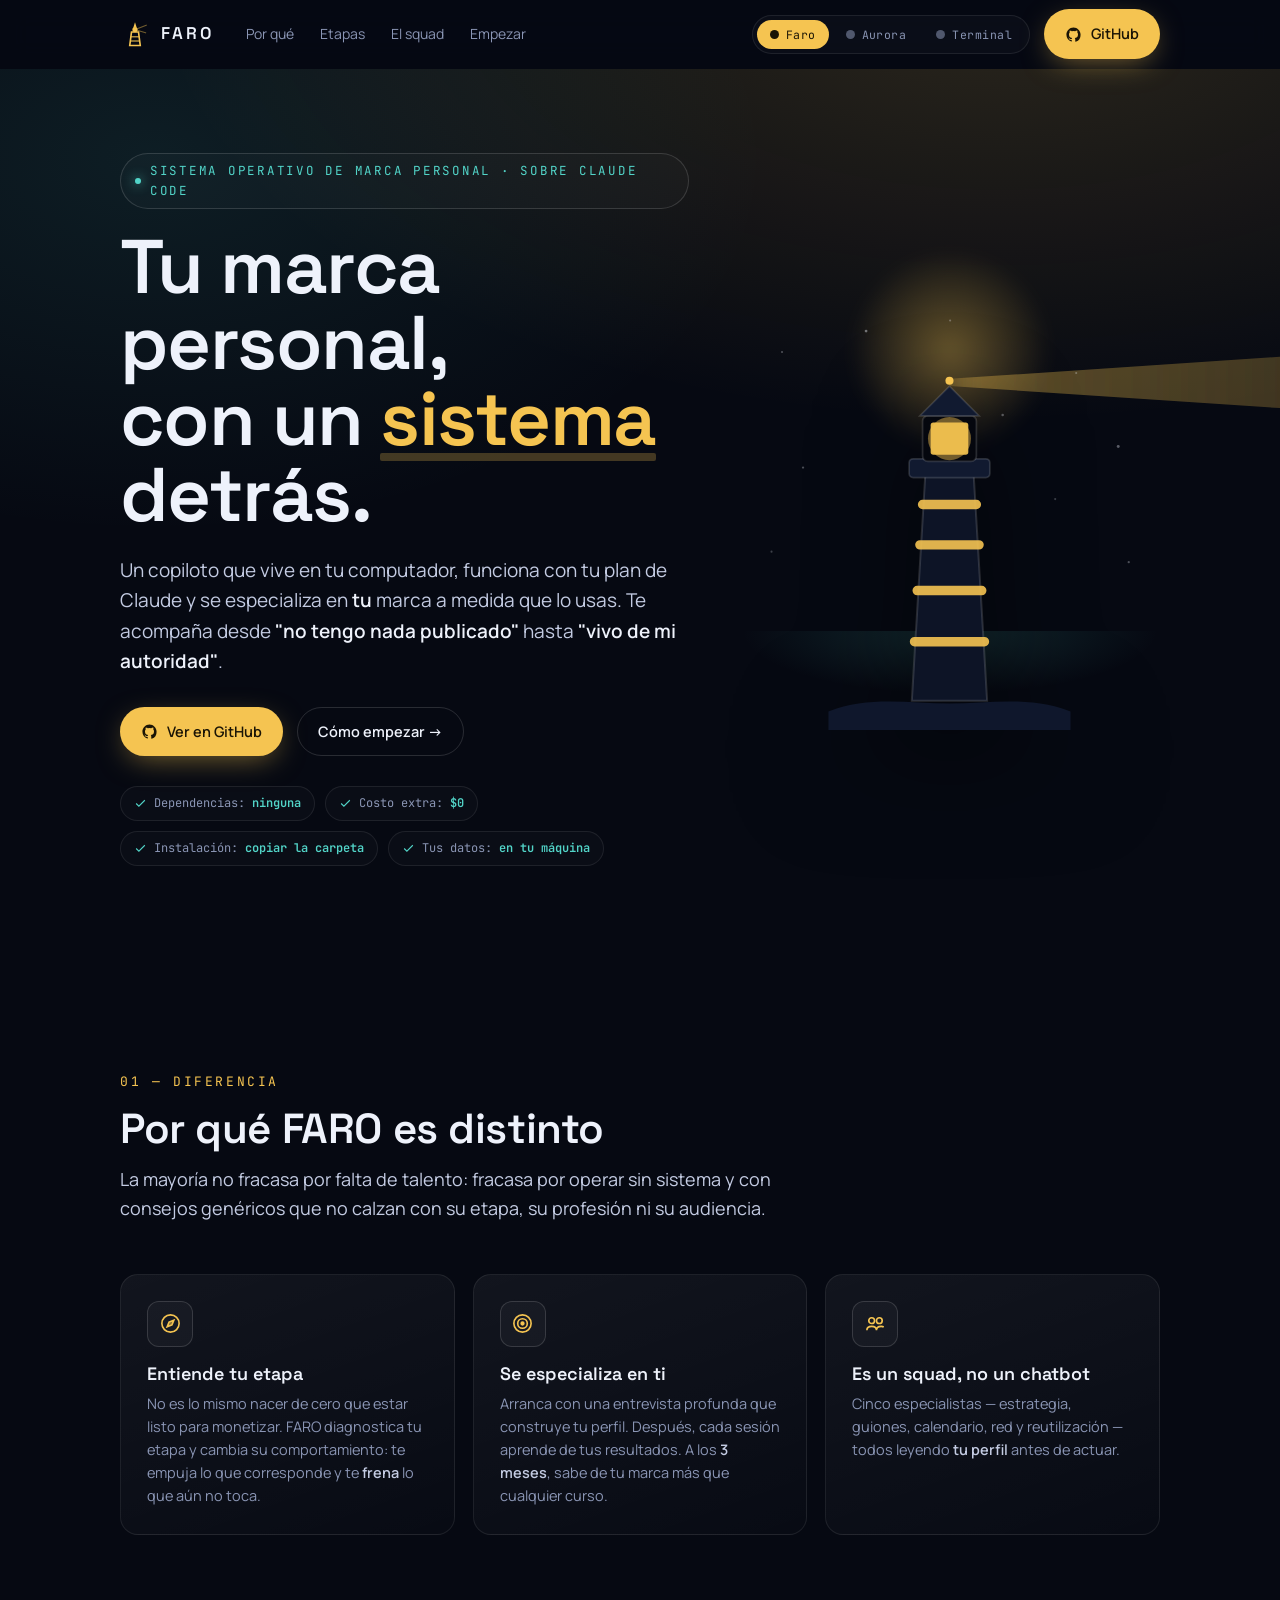
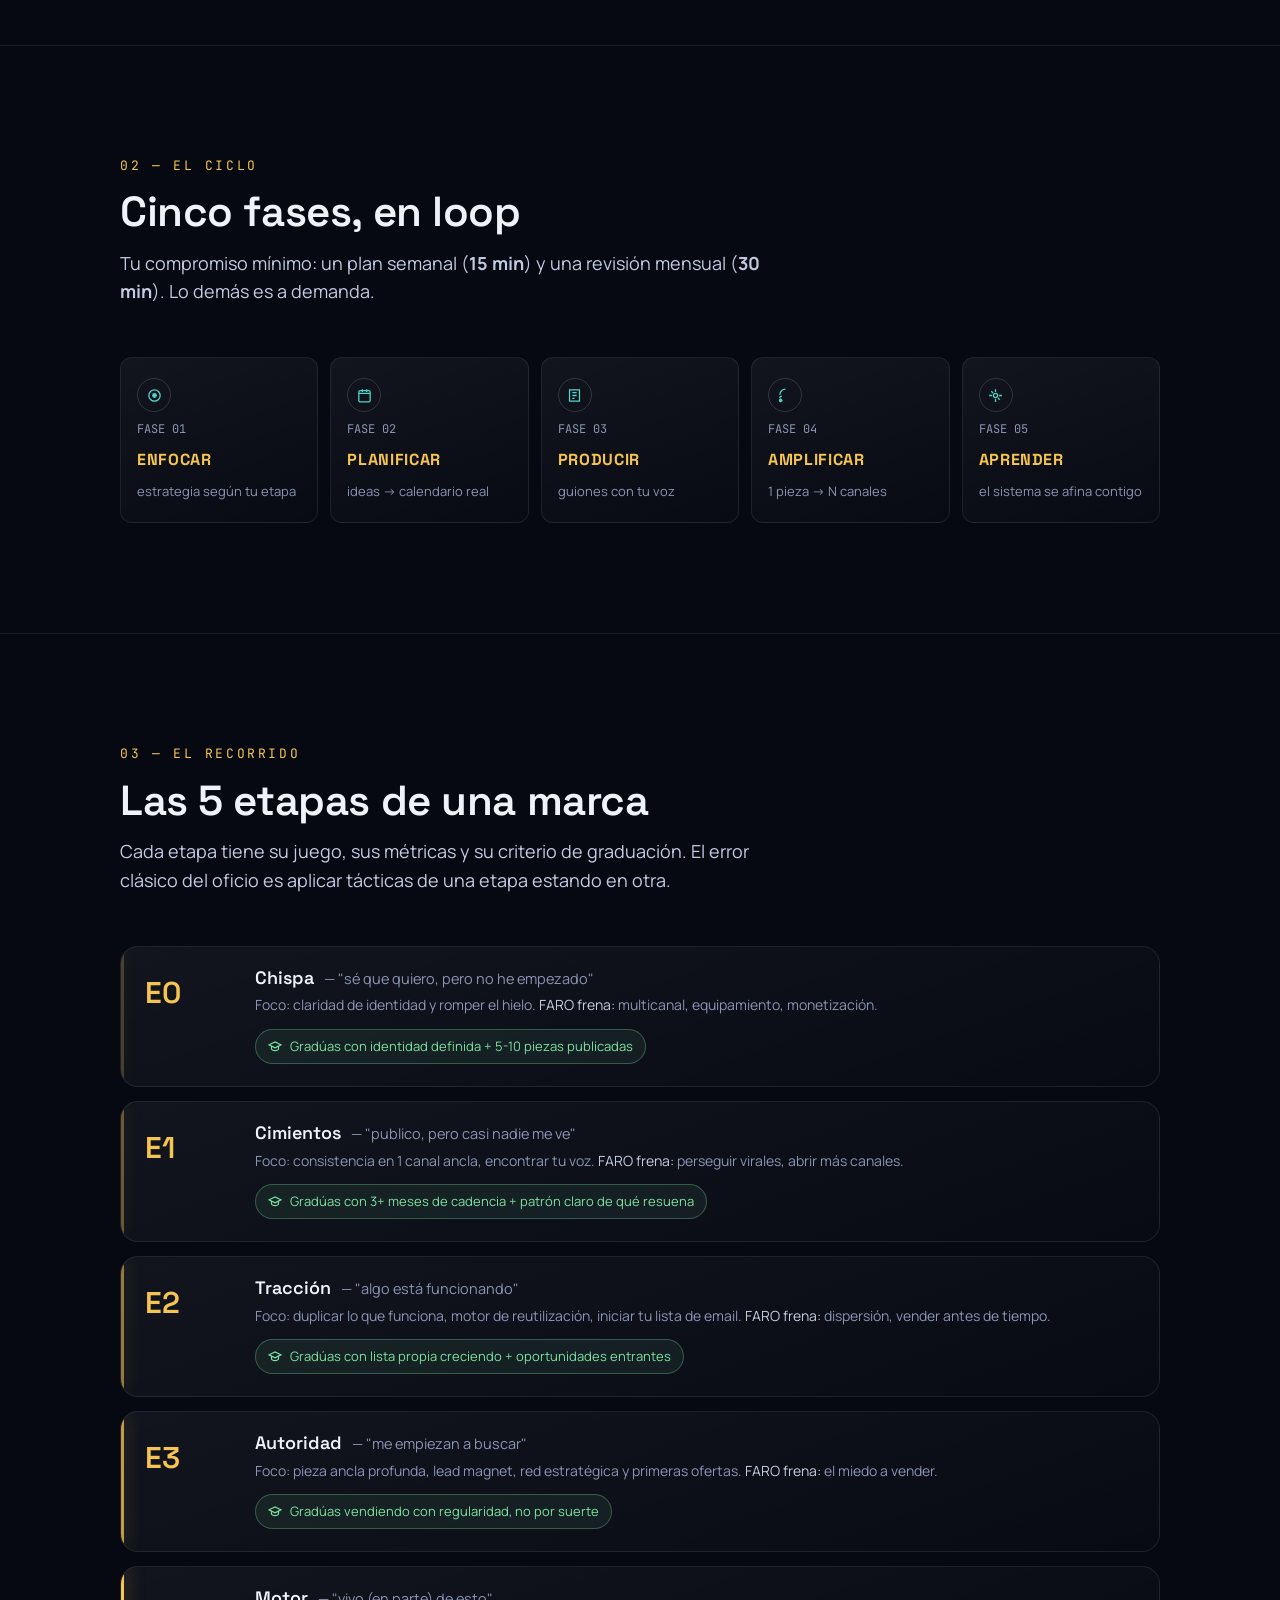
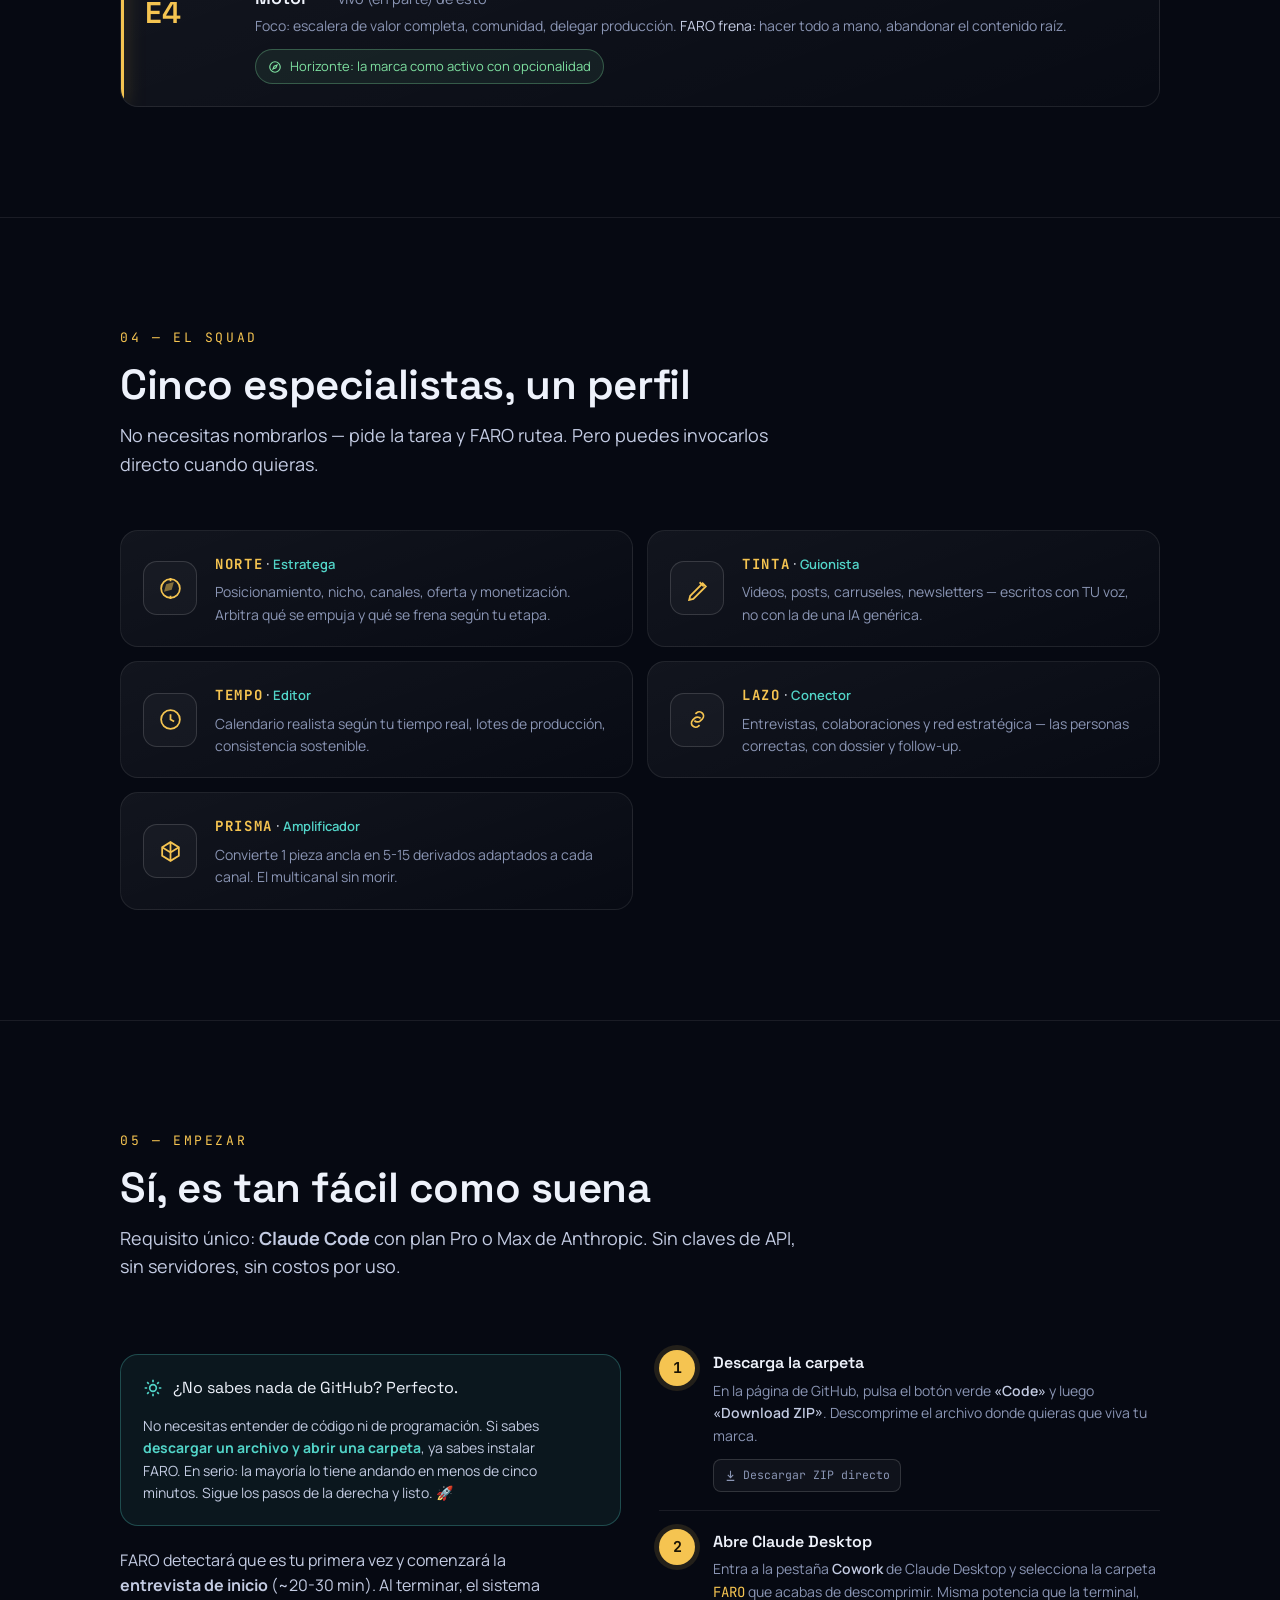
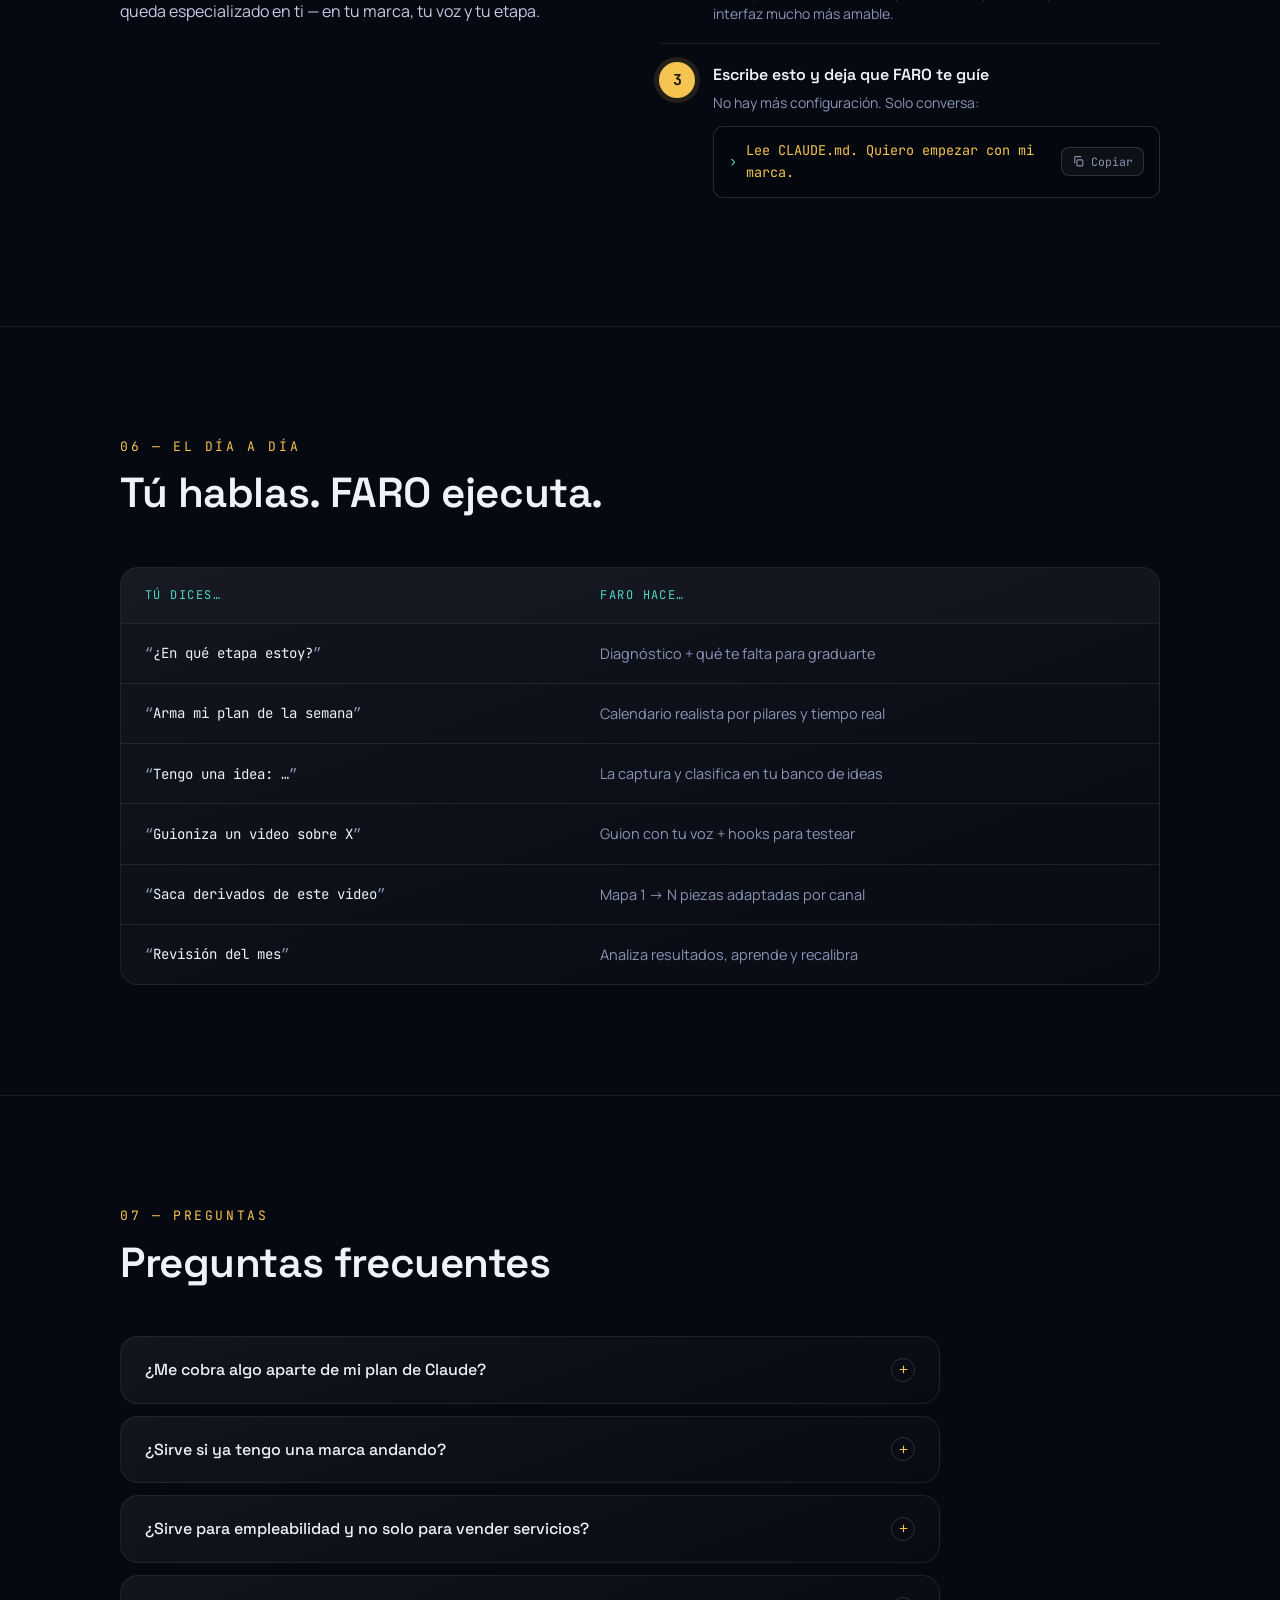
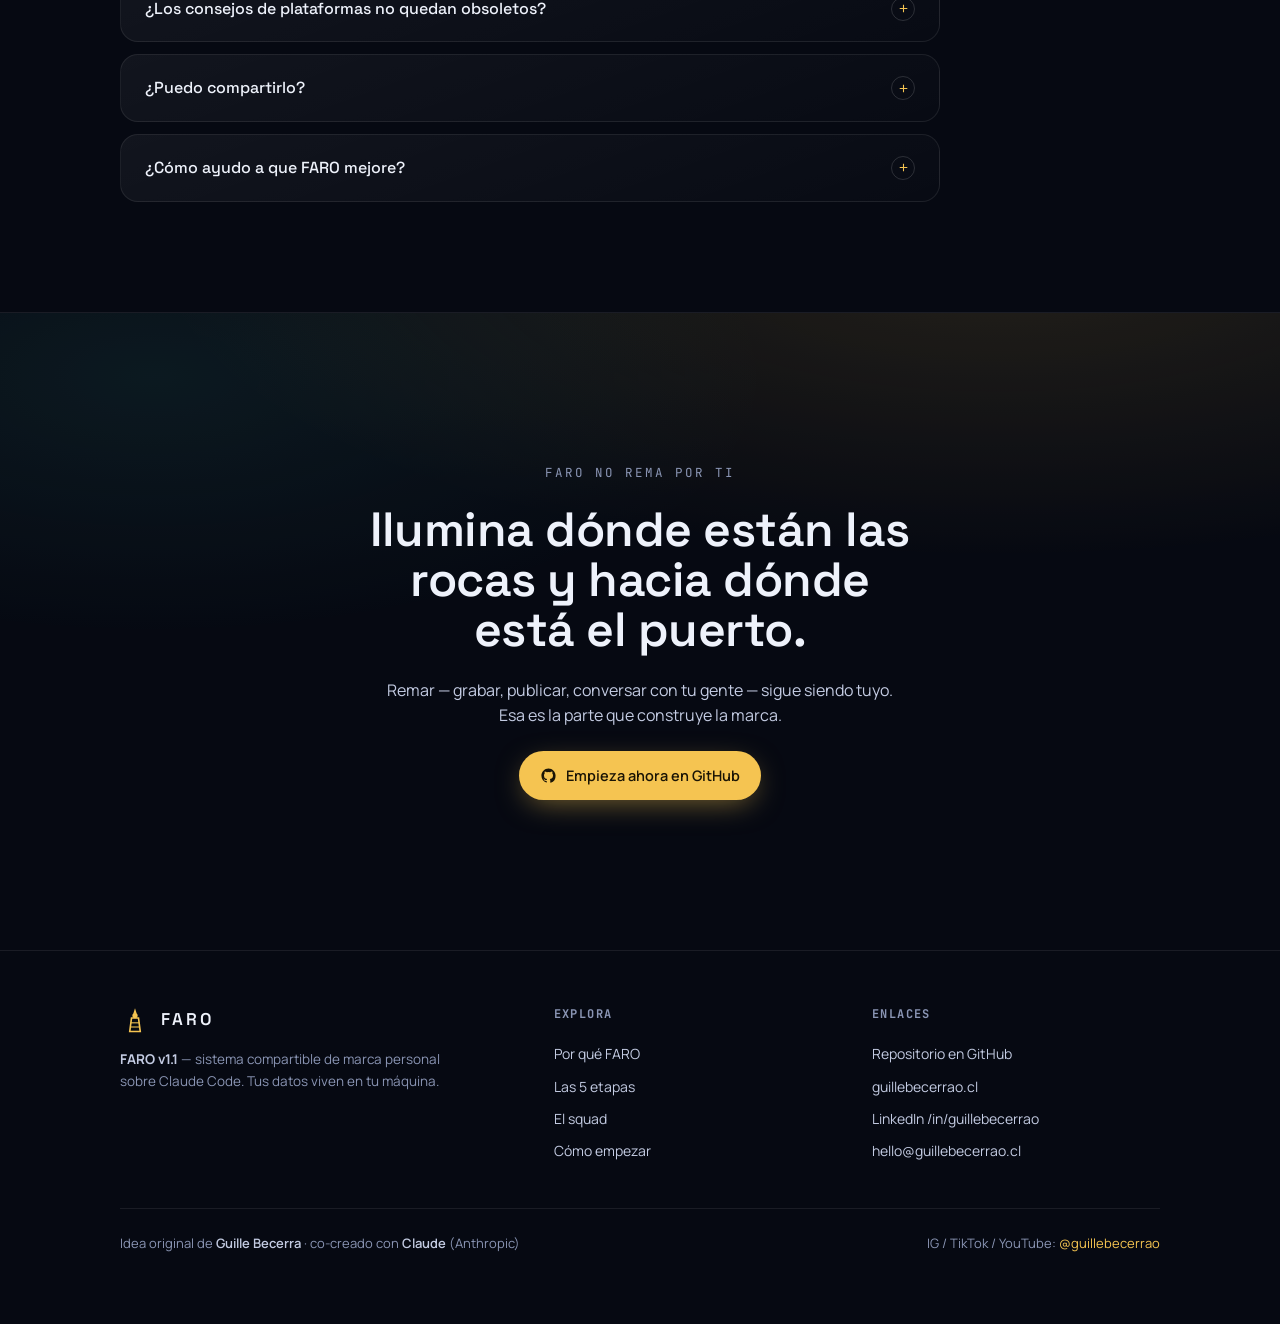
<file: site/public/index.html>
<!DOCTYPE html>
<html lang="es" data-theme="lighthouse" class="js">
<head>
<meta charset="UTF-8">
<meta name="viewport" content="width=device-width, initial-scale=1.0">
<title>FARO — Sistema Operativo de Marca Personal</title>
<meta name="description" content="FARO — un copiloto de marca personal que vive en tu computador, funciona con tu plan de Claude y te acompaña desde cero hasta vivir de tu autoridad.">
<link rel="preconnect" href="https://fonts.googleapis.com">
<link rel="preconnect" href="https://fonts.gstatic.com" crossorigin>
<link href="https://fonts.googleapis.com/css2?family=Space+Grotesk:wght@400;500;600;700&family=Manrope:wght@400;500;600;700&family=JetBrains+Mono:wght@400;500;600&display=swap" rel="stylesheet">
<link rel="stylesheet" href="styles.css">
</head>
<body>

<!-- ============================ NAV ============================ -->
<header class="nav" id="nav">
  <div class="wrap nav-inner">
    <a class="brand" href="#top" aria-label="FARO inicio">
      <span class="markwrap" aria-hidden="true">
        <svg viewBox="0 0 24 24" width="30" height="30" fill="none">
          <path d="M12 2.5 13.4 7H10.6L12 2.5Z" fill="var(--accent)"/>
          <circle cx="12" cy="8.4" r="2.1" fill="var(--accent)"/>
          <path d="M9.2 10.4h5.6l1.4 10.8H7.8L9.2 10.4Z" stroke="var(--accent)" stroke-width="1.3" fill="none"/>
          <path d="M8.6 14.2h6.8M8.2 17.6h7.6" stroke="var(--accent)" stroke-width="1.1" opacity=".7"/>
          <path d="M14.3 7.6 21 5M14.3 9.2 20.5 11" stroke="var(--accent)" stroke-width="1" opacity=".45" stroke-linecap="round"/>
        </svg>
      </span>
      <span class="word">FARO</span>
    </a>
    <nav class="nav-links">
      <a href="#porque">Por qué</a>
      <a href="#etapas">Etapas</a>
      <a href="#squad">El squad</a>
      <a href="#empezar">Empezar</a>
    </nav>
    <div class="nav-right">
      <div class="switch" role="group" aria-label="Estilo visual">
        <button data-set="lighthouse" aria-pressed="true"><span class="sw"></span><span class="lbl">Faro</span></button>
        <button data-set="aurora" aria-pressed="false"><span class="sw"></span><span class="lbl">Aurora</span></button>
        <button data-set="terminal" aria-pressed="false"><span class="sw"></span><span class="lbl">Terminal</span></button>
      </div>
      <a class="btn btn-primary" href="https://github.com/guillebecerrao/faro" target="_blank" rel="noopener">
        <svg viewBox="0 0 24 24" fill="currentColor"><path d="M12 2C6.48 2 2 6.58 2 12.25c0 4.53 2.87 8.37 6.84 9.73.5.1.68-.22.68-.49v-1.7c-2.78.62-3.37-1.22-3.37-1.22-.46-1.18-1.11-1.5-1.11-1.5-.9-.64.07-.62.07-.62 1 .07 1.53 1.05 1.53 1.05.89 1.56 2.34 1.11 2.91.85.09-.66.35-1.11.63-1.36-2.22-.26-4.56-1.14-4.56-5.06 0-1.12.39-2.03 1.03-2.75-.1-.26-.45-1.3.1-2.7 0 0 .84-.28 2.75 1.05a9.3 9.3 0 0 1 5 0c1.91-1.33 2.75-1.05 2.75-1.05.55 1.4.2 2.44.1 2.7.64.72 1.03 1.63 1.03 2.75 0 3.93-2.34 4.79-4.57 5.05.36.32.68.94.68 1.9v2.81c0 .27.18.6.69.49A10.26 10.26 0 0 0 22 12.25C22 6.58 17.52 2 12 2Z"/></svg>
        <span class="lbl">GitHub</span>
      </a>
    </div>
  </div>
</header>

<main id="top">
<!-- ============================ HERO ============================ -->
<section class="hero">
  <div class="wrap hero-grid">
    <div class="hero-copy">
      <span class="eyebrow reveal"><span class="dot"></span>Sistema Operativo de Marca Personal · sobre Claude Code</span>
      <h1 class="reveal">Tu marca personal,<br>con un <span class="lit">sistema</span> detrás.</h1>
      <p class="sub reveal">Un copiloto que vive en tu computador, funciona con tu plan de Claude y se especializa en <b>tu</b> marca a medida que lo usas. Te acompaña desde <b>"no tengo nada publicado"</b> hasta <b>"vivo de mi autoridad"</b>.</p>
      <div class="hero-cta reveal">
        <a class="btn btn-primary" href="https://github.com/guillebecerrao/faro" target="_blank" rel="noopener">
          <svg viewBox="0 0 24 24" fill="currentColor"><path d="M12 2C6.48 2 2 6.58 2 12.25c0 4.53 2.87 8.37 6.84 9.73.5.1.68-.22.68-.49v-1.7c-2.78.62-3.37-1.22-3.37-1.22-.46-1.18-1.11-1.5-1.11-1.5-.9-.64.07-.62.07-.62 1 .07 1.53 1.05 1.53 1.05.89 1.56 2.34 1.11 2.91.85.09-.66.35-1.11.63-1.36-2.22-.26-4.56-1.14-4.56-5.06 0-1.12.39-2.03 1.03-2.75-.1-.26-.45-1.3.1-2.7 0 0 .84-.28 2.75 1.05a9.3 9.3 0 0 1 5 0c1.91-1.33 2.75-1.05 2.75-1.05.55 1.4.2 2.44.1 2.7.64.72 1.03 1.63 1.03 2.75 0 3.93-2.34 4.79-4.57 5.05.36.32.68.94.68 1.9v2.81c0 .27.18.6.69.49A10.26 10.26 0 0 0 22 12.25C22 6.58 17.52 2 12 2Z"/></svg>
          Ver en GitHub
        </a>
        <a class="btn btn-ghost" href="#empezar">Cómo empezar →</a>
      </div>
      <div class="pills reveal">
        <span class="pill"><svg viewBox="0 0 24 24" fill="none" stroke="currentColor" stroke-width="2"><path d="M20 6 9 17l-5-5"/></svg>Dependencias: <b>ninguna</b></span>
        <span class="pill"><svg viewBox="0 0 24 24" fill="none" stroke="currentColor" stroke-width="2"><path d="M20 6 9 17l-5-5"/></svg>Costo extra: <b>$0</b></span>
        <span class="pill"><svg viewBox="0 0 24 24" fill="none" stroke="currentColor" stroke-width="2"><path d="M20 6 9 17l-5-5"/></svg>Instalación: <b>copiar la carpeta</b></span>
        <span class="pill"><svg viewBox="0 0 24 24" fill="none" stroke="currentColor" stroke-width="2"><path d="M20 6 9 17l-5-5"/></svg>Tus datos: <b>en tu máquina</b></span>
      </div>
    </div>

    <!-- LIGHTHOUSE SCENE -->
    <div class="scene reveal" aria-hidden="true">
      <svg class="starfield" viewBox="0 0 400 420" preserveAspectRatio="xMidYMid slice">
        <g fill="var(--ink)">
          <circle cx="40" cy="60" r="1" opacity=".5"/><circle cx="120" cy="40" r="1.3" opacity=".7"/>
          <circle cx="320" cy="80" r="1" opacity=".5"/><circle cx="360" cy="150" r="1.4" opacity=".6"/>
          <circle cx="60" cy="170" r="1.1" opacity=".5"/><circle cx="300" cy="200" r="1" opacity=".4"/>
          <circle cx="200" cy="30" r="1" opacity=".5"/><circle cx="250" cy="120" r="1.2" opacity=".55"/>
          <circle cx="30" cy="250" r="1" opacity=".4"/><circle cx="370" cy="260" r="1.1" opacity=".5"/>
        </g>
      </svg>
      <div class="beam-stage">
        <div class="halo"></div>
        <div class="beam b1"><i></i></div>
        <div class="beam b2"><i></i></div>
      </div>
      <div class="tower">
        <svg viewBox="0 0 200 300" fill="none">
          <!-- rocks -->
          <path d="M10 286c30-12 60-6 90-6s60-6 90 6v14H10v-14Z" fill="var(--panel-2)" opacity=".9"/>
          <!-- tower body -->
          <path d="M82 110h36l10 168H72L82 110Z" fill="var(--panel)" stroke="var(--line-2)" stroke-width="1.5"/>
          <!-- stripes -->
          <path d="M80 132h40M78 162h44M76 196h48M74 234h52" stroke="var(--accent)" stroke-width="7" opacity=".9" stroke-linecap="round"/>
          <!-- gallery deck -->
          <rect x="70" y="98" width="60" height="14" rx="3" fill="var(--panel-2)" stroke="var(--line-2)" stroke-width="1.3"/>
          <!-- lamp room -->
          <rect x="80" y="66" width="40" height="34" rx="4" fill="#05070e" stroke="var(--line-2)" stroke-width="1.3"/>
          <g class="lamp-flicker">
            <rect x="86" y="71" width="28" height="24" rx="2" fill="var(--accent)" opacity=".92"/>
            <circle cx="100" cy="83" r="16" fill="var(--accent)" opacity=".45"/>
          </g>
          <!-- roof -->
          <path d="M78 66 100 44l22 22H78Z" fill="var(--panel-2)" stroke="var(--line-2)" stroke-width="1.3"/>
          <circle cx="100" cy="40" r="3" fill="var(--accent)"/>
        </svg>
      </div>
      <div class="sea"></div>
    </div>
  </div>
</section>

<!-- ======================= 01 WHY ======================= -->
<section class="section" id="porque">
  <div class="wrap">
    <div class="head reveal">
      <span class="num">01 — DIFERENCIA</span>
      <h2>Por qué FARO es distinto</h2>
      <p class="lead">La mayoría no fracasa por falta de talento: fracasa por operar sin sistema y con consejos genéricos que no calzan con su etapa, su profesión ni su audiencia.</p>
    </div>
    <div class="cards">
      <div class="card reveal">
        <div class="ic"><svg viewBox="0 0 24 24" fill="none" stroke="currentColor" stroke-width="1.7"><circle cx="12" cy="12" r="9"/><path d="m15.5 8.5-2 5-5 2 2-5 5-2Z" fill="currentColor" stroke="none" opacity=".5"/><path d="m15.5 8.5-2 5-5 2 2-5 5-2Z"/></svg></div>
        <h3>Entiende tu etapa</h3>
        <p>No es lo mismo nacer de cero que estar listo para monetizar. FARO diagnostica tu etapa y cambia su comportamiento: te empuja lo que corresponde y te <b>frena</b> lo que aún no toca.</p>
      </div>
      <div class="card reveal">
        <div class="ic"><svg viewBox="0 0 24 24" fill="none" stroke="currentColor" stroke-width="1.7"><circle cx="12" cy="12" r="9"/><circle cx="12" cy="12" r="5"/><circle cx="12" cy="12" r="1.4" fill="currentColor"/></svg></div>
        <h3>Se especializa en ti</h3>
        <p>Arranca con una entrevista profunda que construye tu perfil. Después, cada sesión aprende de tus resultados. A los <b>3 meses</b>, sabe de tu marca más que cualquier curso.</p>
      </div>
      <div class="card reveal">
        <div class="ic"><svg viewBox="0 0 24 24" fill="none" stroke="currentColor" stroke-width="1.7"><circle cx="8" cy="9" r="3"/><circle cx="16" cy="9" r="3"/><path d="M3 19c0-2.5 2.2-4 5-4s5 1.5 5 4M13 19c0-2.5 2.2-4 5-4 1 0 1.9.2 2.6.6"/></svg></div>
        <h3>Es un squad, no un chatbot</h3>
        <p>Cinco especialistas — estrategia, guiones, calendario, red y reutilización — todos leyendo <b>tu perfil</b> antes de actuar.</p>
      </div>
    </div>
  </div>
</section>

<!-- ======================= 02 CYCLE ======================= -->
<section class="section" id="ciclo">
  <div class="wrap">
    <div class="head reveal">
      <span class="num">02 — EL CICLO</span>
      <h2>Cinco fases, en loop</h2>
      <p class="lead">Tu compromiso mínimo: un plan semanal (<b>15 min</b>) y una revisión mensual (<b>30 min</b>). Lo demás es a demanda.</p>
    </div>
    <div class="cycle">
      <div class="phase reveal"><div class="ring"><svg viewBox="0 0 24 24" fill="none" stroke="currentColor" stroke-width="1.8"><circle cx="12" cy="12" r="8"/><circle cx="12" cy="12" r="2.5" fill="currentColor"/></svg></div><div class="pn">FASE 01</div><b>ENFOCAR</b><span>estrategia según tu etapa</span></div>
      <div class="phase reveal"><div class="ring"><svg viewBox="0 0 24 24" fill="none" stroke="currentColor" stroke-width="1.8"><rect x="4" y="5" width="16" height="16" rx="2"/><path d="M4 9h16M9 3v4M15 3v4"/></svg></div><div class="pn">FASE 02</div><b>PLANIFICAR</b><span>ideas → calendario real</span></div>
      <div class="phase reveal"><div class="ring"><svg viewBox="0 0 24 24" fill="none" stroke="currentColor" stroke-width="1.8"><path d="M5 4h14v16H5zM9 8h6M9 12h6M9 16h3"/></svg></div><div class="pn">FASE 03</div><b>PRODUCIR</b><span>guiones con tu voz</span></div>
      <div class="phase reveal"><div class="ring"><svg viewBox="0 0 24 24" fill="none" stroke="currentColor" stroke-width="1.8"><path d="M4 11a8 8 0 0 1 8-8M4 16a3 3 0 0 1 3-3M7 20a3 3 0 0 0-3-3" /><circle cx="5" cy="19" r="1.5" fill="currentColor"/></svg></div><div class="pn">FASE 04</div><b>AMPLIFICAR</b><span>1 pieza → N canales</span></div>
      <div class="phase reveal"><div class="ring"><svg viewBox="0 0 24 24" fill="none" stroke="currentColor" stroke-width="1.8"><path d="M12 3v4M12 17v4M3 12h4M17 12h4M6 6l2.5 2.5M15.5 15.5 18 18"/><circle cx="12" cy="12" r="3"/></svg></div><div class="pn">FASE 05</div><b>APRENDER</b><span>el sistema se afina contigo</span></div>
    </div>
  </div>
</section>

<!-- ======================= 03 STAGES ======================= -->
<section class="section" id="etapas">
  <div class="wrap">
    <div class="head reveal">
      <span class="num">03 — EL RECORRIDO</span>
      <h2>Las 5 etapas de una marca</h2>
      <p class="lead">Cada etapa tiene su juego, sus métricas y su criterio de graduación. El error clásico del oficio es aplicar tácticas de una etapa estando en otra.</p>
    </div>
    <div class="stages">
      <div class="stage reveal" style="--lvl:.25">
        <div class="glow-edge"></div>
        <div class="e">E0</div>
        <div>
          <h3>Chispa <span>— "sé que quiero, pero no he empezado"</span></h3>
          <p>Foco: claridad de identidad y romper el hielo. <span class="brake">FARO frena:</span> multicanal, equipamiento, monetización.</p>
          <span class="grad"><svg viewBox="0 0 24 24" fill="none" stroke="currentColor" stroke-width="2"><path d="m22 10-10-5L2 10l10 5 10-5Z"/><path d="M6 12v5c0 1 2.7 3 6 3s6-2 6-3v-5"/></svg>Gradúas con identidad definida + 5-10 piezas publicadas</span>
        </div>
      </div>
      <div class="stage reveal" style="--lvl:.4">
        <div class="glow-edge"></div>
        <div class="e">E1</div>
        <div>
          <h3>Cimientos <span>— "publico, pero casi nadie me ve"</span></h3>
          <p>Foco: consistencia en 1 canal ancla, encontrar tu voz. <span class="brake">FARO frena:</span> perseguir virales, abrir más canales.</p>
          <span class="grad"><svg viewBox="0 0 24 24" fill="none" stroke="currentColor" stroke-width="2"><path d="m22 10-10-5L2 10l10 5 10-5Z"/><path d="M6 12v5c0 1 2.7 3 6 3s6-2 6-3v-5"/></svg>Gradúas con 3+ meses de cadencia + patrón claro de qué resuena</span>
        </div>
      </div>
      <div class="stage reveal" style="--lvl:.58">
        <div class="glow-edge"></div>
        <div class="e">E2</div>
        <div>
          <h3>Tracción <span>— "algo está funcionando"</span></h3>
          <p>Foco: duplicar lo que funciona, motor de reutilización, iniciar tu lista de email. <span class="brake">FARO frena:</span> dispersión, vender antes de tiempo.</p>
          <span class="grad"><svg viewBox="0 0 24 24" fill="none" stroke="currentColor" stroke-width="2"><path d="m22 10-10-5L2 10l10 5 10-5Z"/><path d="M6 12v5c0 1 2.7 3 6 3s6-2 6-3v-5"/></svg>Gradúas con lista propia creciendo + oportunidades entrantes</span>
        </div>
      </div>
      <div class="stage reveal" style="--lvl:.78">
        <div class="glow-edge"></div>
        <div class="e">E3</div>
        <div>
          <h3>Autoridad <span>— "me empiezan a buscar"</span></h3>
          <p>Foco: pieza ancla profunda, lead magnet, red estratégica y primeras ofertas. <span class="brake">FARO frena:</span> el miedo a vender.</p>
          <span class="grad"><svg viewBox="0 0 24 24" fill="none" stroke="currentColor" stroke-width="2"><path d="m22 10-10-5L2 10l10 5 10-5Z"/><path d="M6 12v5c0 1 2.7 3 6 3s6-2 6-3v-5"/></svg>Gradúas vendiendo con regularidad, no por suerte</span>
        </div>
      </div>
      <div class="stage reveal" style="--lvl:1">
        <div class="glow-edge"></div>
        <div class="e">E4</div>
        <div>
          <h3>Motor <span>— "vivo (en parte) de esto"</span></h3>
          <p>Foco: escalera de valor completa, comunidad, delegar producción. <span class="brake">FARO frena:</span> hacer todo a mano, abandonar el contenido raíz.</p>
          <span class="grad"><svg viewBox="0 0 24 24" fill="none" stroke="currentColor" stroke-width="2"><circle cx="12" cy="12" r="9"/><path d="m15.5 8.5-2 5-5 2 2-5 5-2Z"/></svg>Horizonte: la marca como activo con opcionalidad</span>
        </div>
      </div>
    </div>
  </div>
</section>

<!-- ======================= 04 SQUAD ======================= -->
<section class="section" id="squad">
  <div class="wrap">
    <div class="head reveal">
      <span class="num">04 — EL SQUAD</span>
      <h2>Cinco especialistas, un perfil</h2>
      <p class="lead">No necesitas nombrarlos — pide la tarea y FARO rutea. Pero puedes invocarlos directo cuando quieras.</p>
    </div>
    <div class="squad">
      <div class="agent reveal">
        <div class="badge"><svg viewBox="0 0 24 24" fill="none" stroke="currentColor" stroke-width="1.7"><circle cx="12" cy="12" r="9"/><path d="m14 7-1.5 5.5L7 14l1.5-5.5L14 7Z" fill="currentColor" opacity=".5"/><path d="M12 2v3M12 19v3"/></svg></div>
        <div><span class="cn">NORTE</span> · <span class="role">Estratega</span><p>Posicionamiento, nicho, canales, oferta y monetización. Arbitra qué se empuja y qué se frena según tu etapa.</p></div>
      </div>
      <div class="agent reveal">
        <div class="badge"><svg viewBox="0 0 24 24" fill="none" stroke="currentColor" stroke-width="1.7"><path d="M5 19 17 7l3 3L8 22l-4 1 1-4Z"/><path d="m14 6 4 4"/></svg></div>
        <div><span class="cn">TINTA</span> · <span class="role">Guionista</span><p>Videos, posts, carruseles, newsletters — escritos con TU voz, no con la de una IA genérica.</p></div>
      </div>
      <div class="agent reveal">
        <div class="badge"><svg viewBox="0 0 24 24" fill="none" stroke="currentColor" stroke-width="1.7"><circle cx="12" cy="12" r="9"/><path d="M12 7v5l3.5 2"/></svg></div>
        <div><span class="cn">TEMPO</span> · <span class="role">Editor</span><p>Calendario realista según tu tiempo real, lotes de producción, consistencia sostenible.</p></div>
      </div>
      <div class="agent reveal">
        <div class="badge"><svg viewBox="0 0 24 24" fill="none" stroke="currentColor" stroke-width="1.7"><path d="M9 13a4 4 0 0 0 5.7.3l2-2a4 4 0 0 0-5.6-5.7l-1.1 1.1"/><path d="M15 11a4 4 0 0 0-5.7-.3l-2 2a4 4 0 0 0 5.6 5.7l1.1-1.1"/></svg></div>
        <div><span class="cn">LAZO</span> · <span class="role">Conector</span><p>Entrevistas, colaboraciones y red estratégica — las personas correctas, con dossier y follow-up.</p></div>
      </div>
      <div class="agent reveal">
        <div class="badge"><svg viewBox="0 0 24 24" fill="none" stroke="currentColor" stroke-width="1.7"><path d="M12 3 4 8v8l8 5 8-5V8l-8-5Z"/><path d="M12 3v18M4 8l8 5 8-5"/></svg></div>
        <div><span class="cn">PRISMA</span> · <span class="role">Amplificador</span><p>Convierte 1 pieza ancla en 5-15 derivados adaptados a cada canal. El multicanal sin morir.</p></div>
      </div>
    </div>
  </div>
</section>

<!-- ======================= 05 INSTALL ======================= -->
<section class="section" id="empezar">
  <div class="wrap">
    <div class="head reveal">
      <span class="num">05 — EMPEZAR</span>
      <h2>Sí, es tan fácil como suena</h2>
      <p class="lead">Requisito único: <b>Claude Code</b> con plan Pro o Max de Anthropic. Sin claves de API, sin servidores, sin costos por uso.</p>
    </div>
    <div class="install">
      <div class="install-intro reveal">
        <div class="encourage">
          <div class="t"><svg viewBox="0 0 24 24" fill="none" stroke="currentColor" stroke-width="2"><path d="M12 2v3M12 19v3M2 12h3M19 12h3M5 5l2 2M17 17l2 2M19 5l-2 2M7 17l-2 2"/><circle cx="12" cy="12" r="4"/></svg>¿No sabes nada de GitHub? Perfecto.</div>
          <p>No necesitas entender de código ni de programación. Si sabes <b>descargar un archivo y abrir una carpeta</b>, ya sabes instalar FARO. En serio: la mayoría lo tiene andando en menos de cinco minutos. Sigue los pasos de la derecha y listo. 🚀</p>
        </div>
        <p style="margin-top:22px" class="muted">FARO detectará que es tu primera vez y comenzará la <b style="color:var(--ink-soft)">entrevista de inicio</b> (~20-30 min). Al terminar, el sistema queda especializado en ti — en tu marca, tu voz y tu etapa.</p>
      </div>

      <div class="steps reveal">
        <div class="step">
          <div class="num">1</div>
          <div>
            <h4>Descarga la carpeta</h4>
            <p>En la página de GitHub, pulsa el botón verde <b>«Code»</b> y luego <b>«Download ZIP»</b>. Descomprime el archivo donde quieras que viva tu marca.</p>
            <a class="copy-btn" href="https://github.com/guillebecerrao/faro/archive/refs/heads/main.zip" style="margin-top:12px; width:max-content; text-decoration:none" target="_blank" rel="noopener">
              <svg viewBox="0 0 24 24" fill="none" stroke="currentColor" stroke-width="2"><path d="M12 3v12M7 11l5 5 5-5M5 21h14"/></svg>Descargar ZIP directo
            </a>
          </div>
        </div>
        <div class="step">
          <div class="num">2</div>
          <div>
            <h4>Abre Claude Desktop</h4>
            <p>Entra a la pestaña <b>Cowork</b> de Claude Desktop y selecciona la carpeta <code style="font-family:var(--mono);color:var(--accent)">FARO</code> que acabas de descomprimir. Misma potencia que la terminal, interfaz mucho más amable.</p>
          </div>
        </div>
        <div class="step">
          <div class="num">3</div>
          <div>
            <h4>Escribe esto y deja que FARO te guíe</h4>
            <p>No hay más configuración. Solo conversa:</p>
            <div class="cmd"><span class="c-txt" id="cmd">Lee CLAUDE.md. Quiero empezar con mi marca.</span>
              <button class="copy-btn" data-copy="Lee CLAUDE.md. Quiero empezar con mi marca." aria-label="Copiar comando">
                <svg viewBox="0 0 24 24" fill="none" stroke="currentColor" stroke-width="2"><rect x="9" y="9" width="11" height="11" rx="2"/><path d="M5 15V5a2 2 0 0 1 2-2h10"/></svg><span class="cl">Copiar</span>
              </button>
            </div>
          </div>
        </div>
      </div>
    </div>
  </div>
</section>

<!-- ======================= 06 DAY TO DAY ======================= -->
<section class="section" id="dia">
  <div class="wrap">
    <div class="head reveal">
      <span class="num">06 — EL DÍA A DÍA</span>
      <h2>Tú hablas. FARO ejecuta.</h2>
    </div>
    <div class="daily reveal">
      <div class="row h"><div>Tú dices…</div><div>FARO hace…</div></div>
      <div class="row"><div class="say">¿En qué etapa estoy?</div><div class="does">Diagnóstico + qué te falta para graduarte</div></div>
      <div class="row"><div class="say">Arma mi plan de la semana</div><div class="does">Calendario realista por pilares y tiempo real</div></div>
      <div class="row"><div class="say">Tengo una idea: …</div><div class="does">La captura y clasifica en tu banco de ideas</div></div>
      <div class="row"><div class="say">Guioniza un video sobre X</div><div class="does">Guion con tu voz + hooks para testear</div></div>
      <div class="row"><div class="say">Saca derivados de este video</div><div class="does">Mapa 1 → N piezas adaptadas por canal</div></div>
      <div class="row"><div class="say">Revisión del mes</div><div class="does">Analiza resultados, aprende y recalibra</div></div>
    </div>
  </div>
</section>

<!-- ======================= 07 FAQ ======================= -->
<section class="section" id="faq">
  <div class="wrap">
    <div class="head reveal">
      <span class="num">07 — PREGUNTAS</span>
      <h2>Preguntas frecuentes</h2>
    </div>
    <div class="faq">
      <details class="reveal"><summary>¿Me cobra algo aparte de mi plan de Claude?<span class="q-ic"><svg viewBox="0 0 24 24" fill="none" stroke="currentColor" stroke-width="2"><path d="M12 5v14M5 12h14"/></svg></span></summary><div class="a"><p>No. FARO funciona dentro de Claude Code con tu plan Pro/Max. No usa claves de API ni servicios externos.</p></div></details>
      <details class="reveal"><summary>¿Sirve si ya tengo una marca andando?<span class="q-ic"><svg viewBox="0 0 24 24" fill="none" stroke="currentColor" stroke-width="2"><path d="M12 5v14M5 12h14"/></svg></span></summary><div class="a"><p>Sí — para eso existe el modelo de etapas. La entrevista detecta qué tienes construido y FARO arranca desde tu realidad.</p></div></details>
      <details class="reveal"><summary>¿Sirve para empleabilidad y no solo para vender servicios?<span class="q-ic"><svg viewBox="0 0 24 24" fill="none" stroke="currentColor" stroke-width="2"><path d="M12 5v14M5 12h14"/></svg></span></summary><div class="a"><p>Sí. Tu objetivo (servicios, empleo, producto, comunidad) se captura en el perfil y cambia las recomendaciones, los CTAs y las métricas que importan.</p></div></details>
      <details class="reveal"><summary>¿Los consejos de plataformas no quedan obsoletos?<span class="q-ic"><svg viewBox="0 0 24 24" fill="none" stroke="currentColor" stroke-width="2"><path d="M12 5v14M5 12h14"/></svg></span></summary><div class="a"><p>Los playbooks traen fecha de investigación y FARO tiene la instrucción de avisarte y revalidarlos en internet cada ~6 meses.</p></div></details>
      <details class="reveal"><summary>¿Puedo compartirlo?<span class="q-ic"><svg viewBox="0 0 24 24" fill="none" stroke="currentColor" stroke-width="2"><path d="M12 5v14M5 12h14"/></svg></span></summary><div class="a"><p>Sí: comparte la carpeta original (con <code>brand/</code> en blanco). Cada persona la copia, corre su entrevista y FARO se especializa en su marca.</p></div></details>
      <details class="reveal"><summary>¿Cómo ayudo a que FARO mejore?<span class="q-ic"><svg viewBox="0 0 24 24" fill="none" stroke="currentColor" stroke-width="2"><path d="M12 5v14M5 12h14"/></svg></span></summary><div class="a"><p>FARO registra las fricciones del sistema (nunca datos de tu marca) en <code>feedback/system-learnings.md</code> y te invitará a enviarlas a <b>hello@guillebecerrao.cl</b> — tú revisas y decides. Cada fricción que reportas mejora la versión que usarán los siguientes. Gracias 🙏</p></div></details>
    </div>
  </div>
</section>

<!-- ======================= CTA BAND ======================= -->
<section class="section band">
  <div class="wrap inner reveal">
    <span class="kicker">FARO no rema por ti</span>
    <h2>Ilumina dónde están las rocas y hacia dónde está el puerto.</h2>
    <p>Remar — grabar, publicar, conversar con tu gente — sigue siendo tuyo. Esa es la parte que construye la marca.</p>
    <a class="btn btn-primary" href="https://github.com/guillebecerrao/faro" target="_blank" rel="noopener">
      <svg viewBox="0 0 24 24" fill="currentColor"><path d="M12 2C6.48 2 2 6.58 2 12.25c0 4.53 2.87 8.37 6.84 9.73.5.1.68-.22.68-.49v-1.7c-2.78.62-3.37-1.22-3.37-1.22-.46-1.18-1.11-1.5-1.11-1.5-.9-.64.07-.62.07-.62 1 .07 1.53 1.05 1.53 1.05.89 1.56 2.34 1.11 2.91.85.09-.66.35-1.11.63-1.36-2.22-.26-4.56-1.14-4.56-5.06 0-1.12.39-2.03 1.03-2.75-.1-.26-.45-1.3.1-2.7 0 0 .84-.28 2.75 1.05a9.3 9.3 0 0 1 5 0c1.91-1.33 2.75-1.05 2.75-1.05.55 1.4.2 2.44.1 2.7.64.72 1.03 1.63 1.03 2.75 0 3.93-2.34 4.79-4.57 5.05.36.32.68.94.68 1.9v2.81c0 .27.18.6.69.49A10.26 10.26 0 0 0 22 12.25C22 6.58 17.52 2 12 2Z"/></svg>
      Empieza ahora en GitHub
    </a>
  </div>
</section>
</main>

<!-- ======================= FOOTER ======================= -->
<footer>
  <div class="wrap">
    <div class="foot-grid">
      <div class="foot-brand">
        <a class="brand" href="#top">
          <span class="markwrap" aria-hidden="true">
            <svg viewBox="0 0 24 24" width="30" height="30" fill="none">
              <path d="M12 2.5 13.4 7H10.6L12 2.5Z" fill="var(--accent)"/><circle cx="12" cy="8.4" r="2.1" fill="var(--accent)"/>
              <path d="M9.2 10.4h5.6l1.4 10.8H7.8L9.2 10.4Z" stroke="var(--accent)" stroke-width="1.3" fill="none"/>
              <path d="M8.6 14.2h6.8M8.2 17.6h7.6" stroke="var(--accent)" stroke-width="1.1" opacity=".7"/>
            </svg>
          </span>
          <span class="word">FARO</span>
        </a>
        <p><b style="color:var(--ink-soft)">FARO v1.1</b> — sistema compartible de marca personal sobre Claude Code. Tus datos viven en tu máquina.</p>
      </div>
      <div class="foot-col">
        <h5>Explora</h5>
        <a href="#porque">Por qué FARO</a>
        <a href="#etapas">Las 5 etapas</a>
        <a href="#squad">El squad</a>
        <a href="#empezar">Cómo empezar</a>
      </div>
      <div class="foot-col">
        <h5>Enlaces</h5>
        <a href="https://github.com/guillebecerrao/faro" target="_blank" rel="noopener">Repositorio en GitHub</a>
        <a href="https://guillebecerrao.cl" target="_blank" rel="noopener">guillebecerrao.cl</a>
        <a href="https://www.linkedin.com/in/guillebecerrao/" target="_blank" rel="noopener">LinkedIn /in/guillebecerrao</a>
        <a href="mailto:hello@guillebecerrao.cl">hello@guillebecerrao.cl</a>
      </div>
    </div>
    <div class="foot-bottom">
      <span class="credit">Idea original de <b>Guille Becerra</b> · co-creado con <b>Claude</b> (Anthropic)</span>
      <span>IG / TikTok / YouTube: <em>@guillebecerrao</em></span>
    </div>
  </div>
</footer>

<script src="app.js"></script>
</body>
</html>
</file>
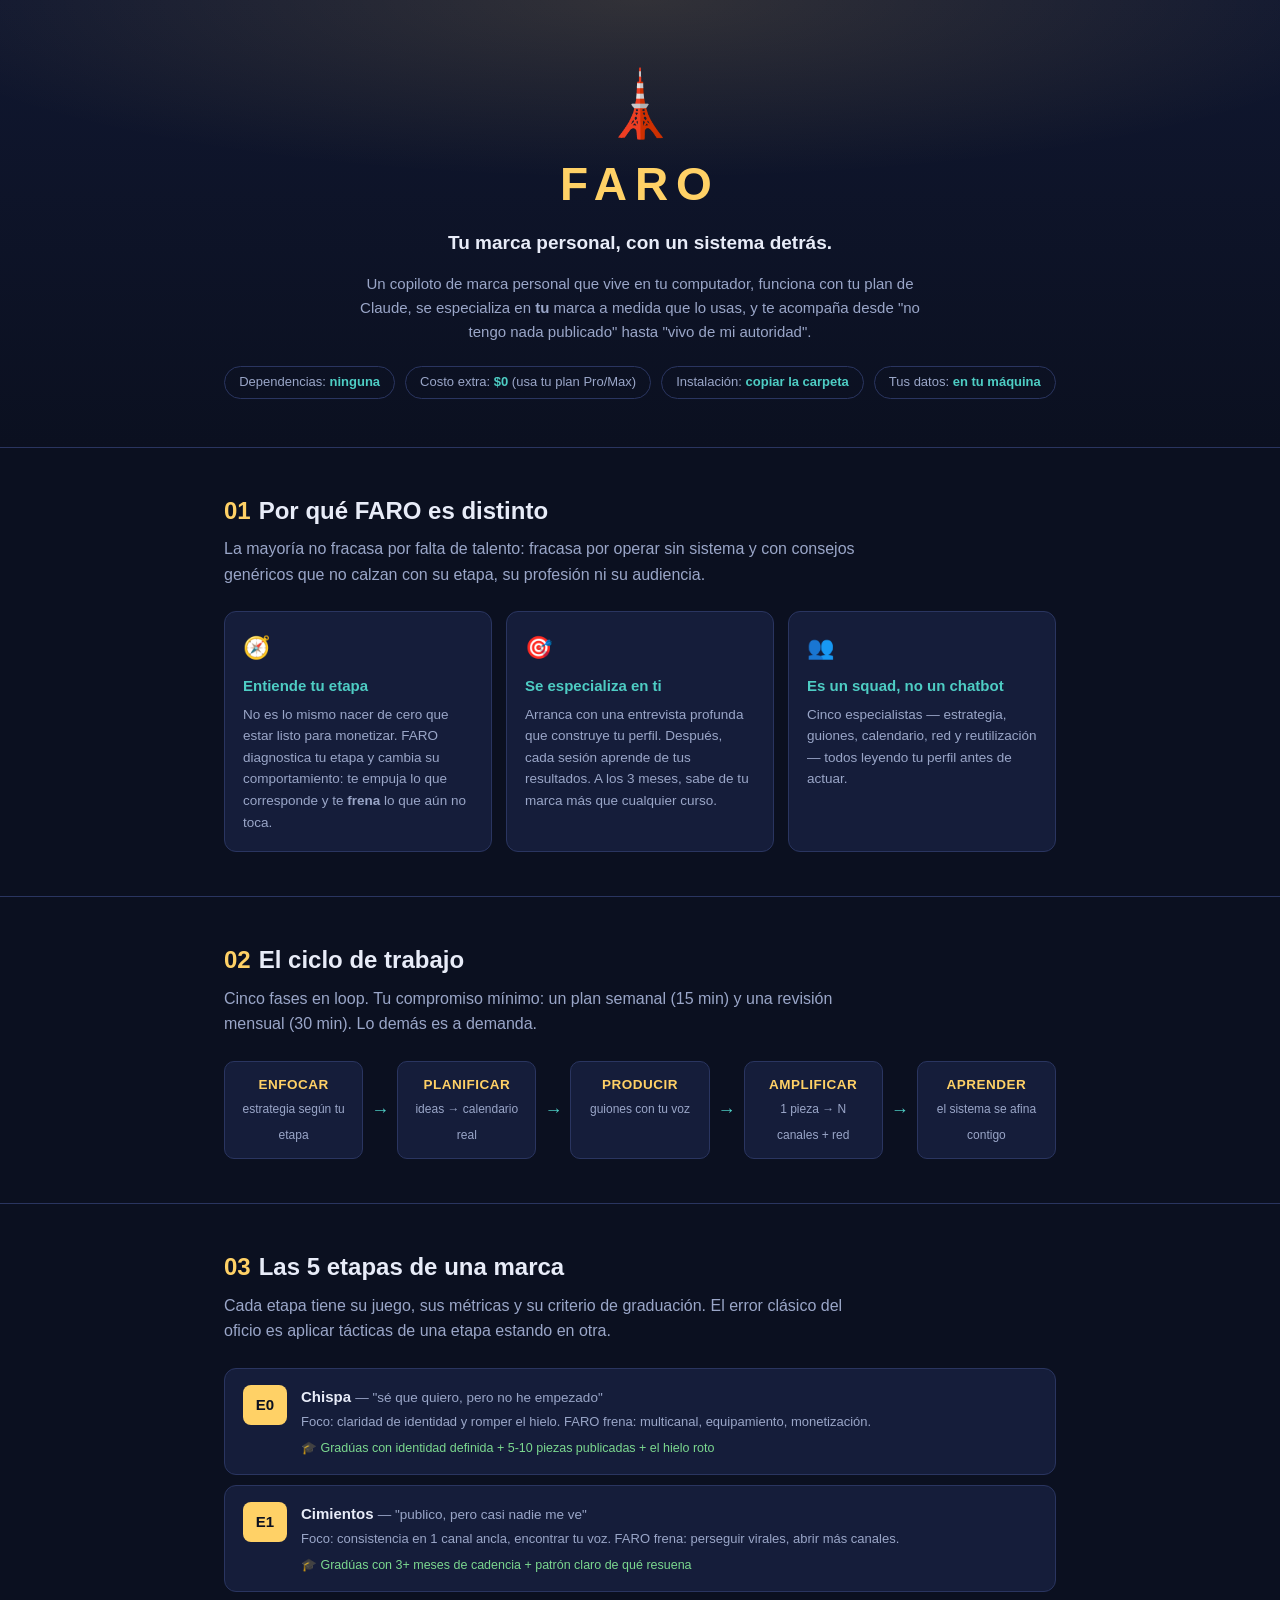
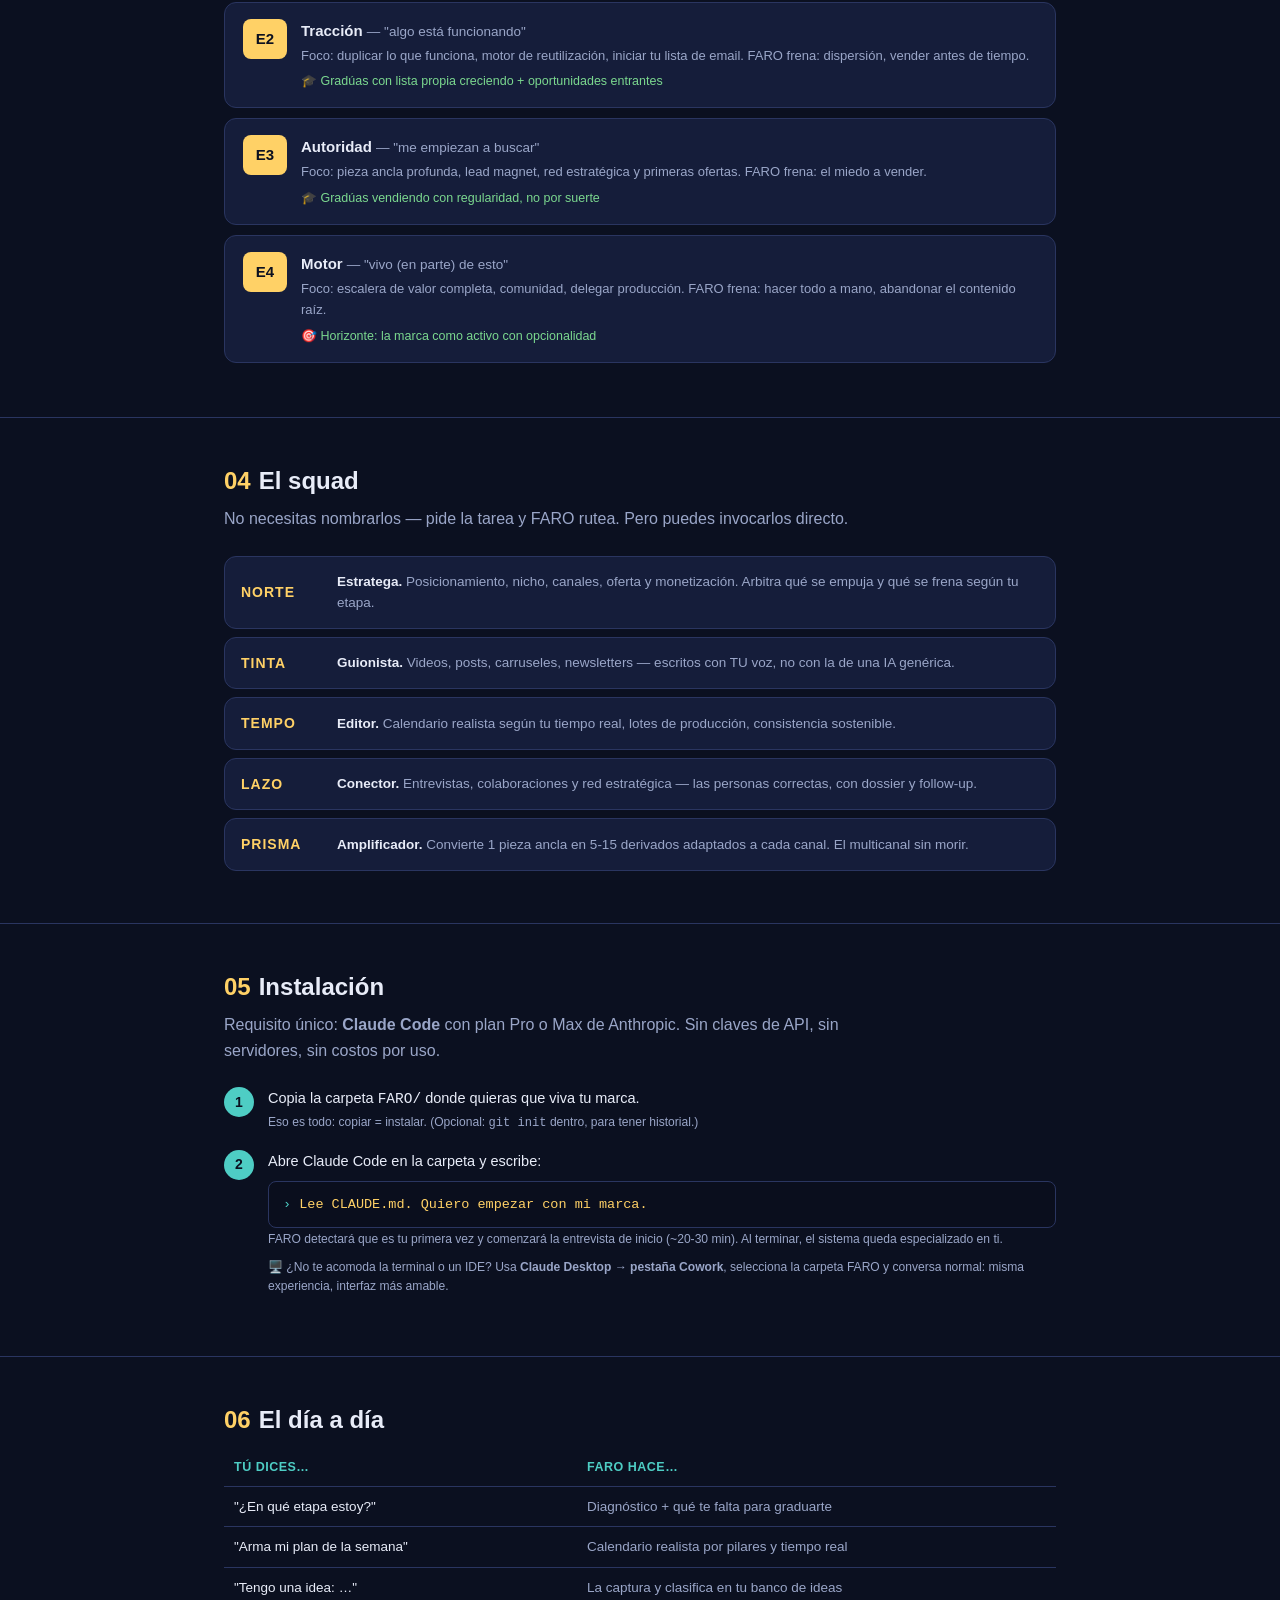
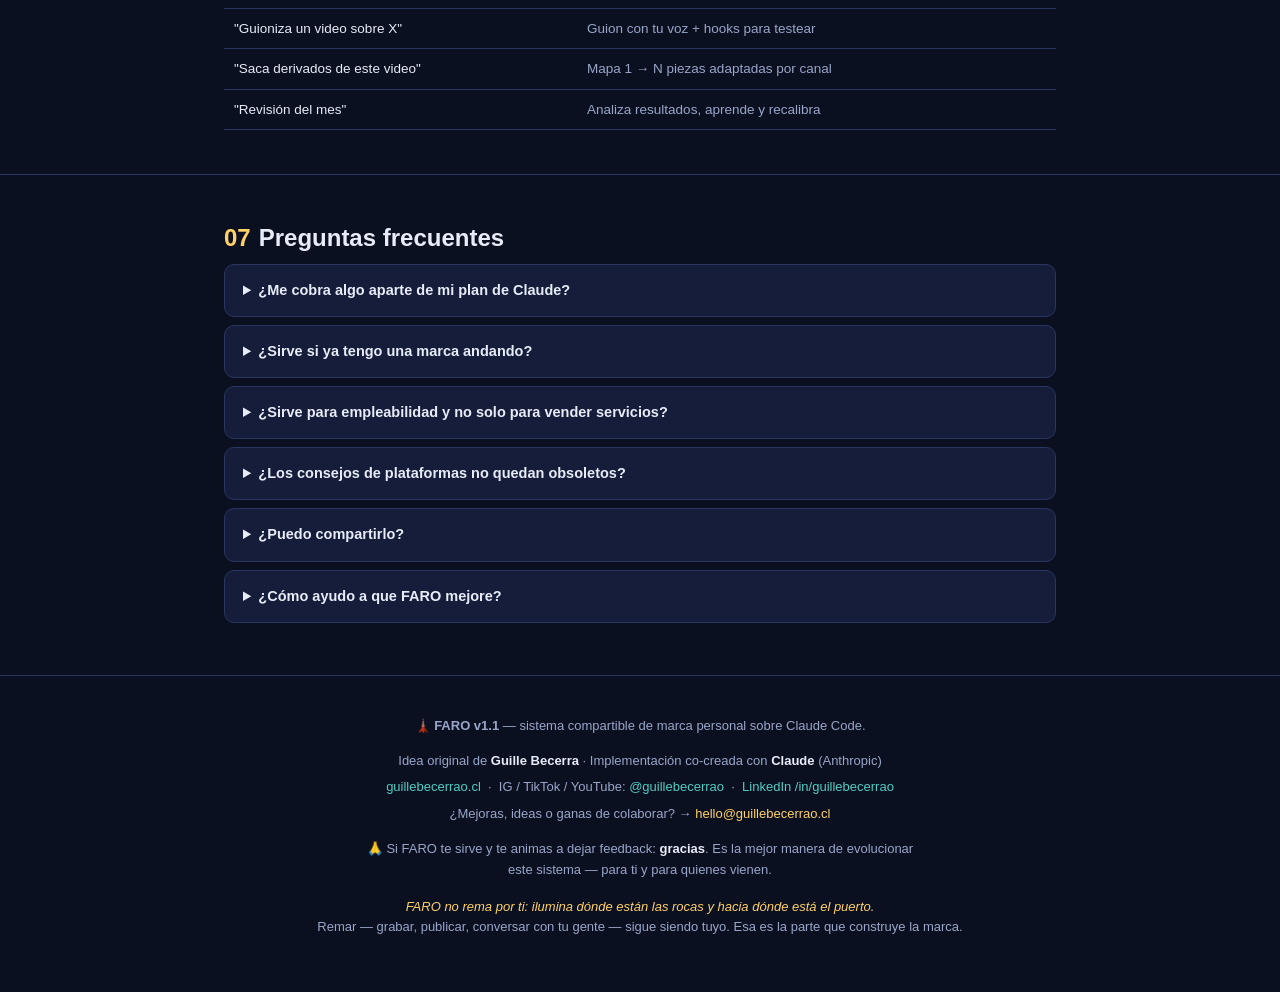
<file: start.html>
<!DOCTYPE html>
<html lang="es">
<head>
<meta charset="UTF-8">
<meta name="viewport" content="width=device-width, initial-scale=1.0">
<title>FARO — Sistema Operativo de Marca Personal</title>
<style>
  :root{
    --bg:#0b1020; --bg2:#101730; --card:#151d3a; --line:#2a3560;
    --ink:#e8ecf8; --muted:#9aa6c8; --accent:#ffd166; --accent2:#4ecdc4; --ok:#7bd88f;
  }
  *{margin:0;padding:0;box-sizing:border-box}
  body{background:var(--bg);color:var(--ink);font-family:-apple-system,BlinkMacSystemFont,"Segoe UI",Roboto,Helvetica,Arial,sans-serif;line-height:1.6}
  .wrap{max-width:880px;margin:0 auto;padding:0 24px}
  /* HERO */
  header{padding:72px 0 48px;text-align:center;background:
    radial-gradient(ellipse 60% 40% at 50% 0%, rgba(255,209,102,.14), transparent),
    linear-gradient(180deg,var(--bg2),var(--bg))}
  .beam{font-size:64px;line-height:1}
  h1{font-size:46px;letter-spacing:8px;margin:12px 0 6px;color:var(--accent)}
  .tag{font-size:19px;color:var(--ink);font-weight:600}
  .sub{color:var(--muted);max-width:560px;margin:14px auto 0;font-size:15px}
  .pills{margin-top:22px;display:flex;gap:10px;justify-content:center;flex-wrap:wrap}
  .pill{border:1px solid var(--line);border-radius:99px;padding:5px 14px;font-size:13px;color:var(--muted)}
  .pill b{color:var(--accent2);font-weight:600}
  /* SECTIONS */
  section{padding:44px 0;border-top:1px solid var(--line)}
  h2{font-size:24px;margin-bottom:6px}
  h2 .n{color:var(--accent);margin-right:8px}
  .lead{color:var(--muted);margin-bottom:24px;max-width:640px}
  /* CARDS */
  .grid{display:grid;gap:14px}
  .g3{grid-template-columns:repeat(auto-fit,minmax(230px,1fr))}
  .card{background:var(--card);border:1px solid var(--line);border-radius:12px;padding:18px}
  .card h3{font-size:15px;margin-bottom:6px;color:var(--accent2)}
  .card p{font-size:13.5px;color:var(--muted)}
  .card .big{font-size:22px;margin-bottom:8px}
  /* STAGES */
  .stage{display:flex;gap:14px;align-items:flex-start;background:var(--card);border:1px solid var(--line);border-radius:12px;padding:16px 18px;margin-bottom:10px}
  .stage .e{font-weight:800;color:var(--bg);background:var(--accent);border-radius:8px;min-width:44px;text-align:center;padding:8px 0;font-size:15px}
  .stage h3{font-size:15px}
  .stage h3 span{color:var(--muted);font-weight:400;font-size:13.5px}
  .stage p{font-size:13px;color:var(--muted);margin-top:3px}
  .stage .grad{color:var(--ok);font-size:12.5px;margin-top:5px}
  /* SQUAD */
  .agent{display:flex;gap:12px;align-items:center;background:var(--card);border:1px solid var(--line);border-radius:12px;padding:14px 16px;margin-bottom:8px}
  .agent .cn{font-weight:800;color:var(--accent);min-width:84px;letter-spacing:1px;font-size:14px}
  .agent p{font-size:13.5px;color:var(--muted)}
  .agent b{color:var(--ink);font-weight:600}
  /* STEPS / CODE */
  .step{display:flex;gap:14px;margin-bottom:16px;align-items:flex-start}
  .step .num{background:var(--accent2);color:var(--bg);font-weight:800;border-radius:50%;min-width:30px;height:30px;display:flex;align-items:center;justify-content:center;font-size:14px}
  .step p{font-size:14.5px}
  .step p small{color:var(--muted);display:block;margin-top:2px}
  code,.cmd{font-family:"SF Mono",Menlo,Consolas,monospace}
  .cmd{display:block;background:#0a0e1d;border:1px solid var(--line);border-radius:8px;padding:12px 14px;font-size:13.5px;color:var(--accent);margin-top:8px}
  .cmd::before{content:"› ";color:var(--accent2)}
  table{width:100%;border-collapse:collapse;font-size:13.5px;margin-top:8px}
  th,td{text-align:left;padding:9px 10px;border-bottom:1px solid var(--line)}
  th{color:var(--accent2);font-weight:600;font-size:12.5px;text-transform:uppercase;letter-spacing:.5px}
  td:first-child{color:var(--ink)}
  td{color:var(--muted)}
  td code{color:var(--accent);font-size:12.5px}
  /* CYCLE */
  .cycle{display:flex;flex-wrap:wrap;gap:8px;justify-content:center;margin-top:10px}
  .cyc{background:var(--card);border:1px solid var(--line);border-radius:10px;padding:12px 16px;text-align:center;flex:1;min-width:130px}
  .cyc b{display:block;color:var(--accent);font-size:13.5px;letter-spacing:.5px}
  .cyc span{font-size:12px;color:var(--muted)}
  .arrow{align-self:center;color:var(--accent2);font-size:18px}
  /* FAQ */
  details{background:var(--card);border:1px solid var(--line);border-radius:10px;padding:14px 18px;margin-bottom:8px}
  summary{cursor:pointer;font-size:14.5px;font-weight:600}
  details p{font-size:13.5px;color:var(--muted);margin-top:8px}
  footer{padding:40px 0 56px;text-align:center;color:var(--muted);font-size:13px;border-top:1px solid var(--line)}
  footer em{color:var(--accent)}
  @media(max-width:600px){h1{font-size:34px;letter-spacing:5px}.beam{font-size:48px}}
</style>
</head>
<body>

<header>
  <div class="wrap">
    <div class="beam">🗼</div>
    <h1>FARO</h1>
    <div class="tag">Tu marca personal, con un sistema detrás.</div>
    <p class="sub">Un copiloto de marca personal que vive en tu computador, funciona con tu plan de Claude,
    se especializa en <b>tu</b> marca a medida que lo usas, y te acompaña desde
    "no tengo nada publicado" hasta "vivo de mi autoridad".</p>
    <div class="pills">
      <span class="pill">Dependencias: <b>ninguna</b></span>
      <span class="pill">Costo extra: <b>$0</b> (usa tu plan Pro/Max)</span>
      <span class="pill">Instalación: <b>copiar la carpeta</b></span>
      <span class="pill">Tus datos: <b>en tu máquina</b></span>
    </div>
  </div>
</header>

<section>
  <div class="wrap">
    <h2><span class="n">01</span>Por qué FARO es distinto</h2>
    <p class="lead">La mayoría no fracasa por falta de talento: fracasa por operar sin sistema y con consejos genéricos que no calzan con su etapa, su profesión ni su audiencia.</p>
    <div class="grid g3">
      <div class="card"><div class="big">🧭</div><h3>Entiende tu etapa</h3><p>No es lo mismo nacer de cero que estar listo para monetizar. FARO diagnostica tu etapa y cambia su comportamiento: te empuja lo que corresponde y te <b>frena</b> lo que aún no toca.</p></div>
      <div class="card"><div class="big">🎯</div><h3>Se especializa en ti</h3><p>Arranca con una entrevista profunda que construye tu perfil. Después, cada sesión aprende de tus resultados. A los 3 meses, sabe de tu marca más que cualquier curso.</p></div>
      <div class="card"><div class="big">👥</div><h3>Es un squad, no un chatbot</h3><p>Cinco especialistas — estrategia, guiones, calendario, red y reutilización — todos leyendo tu perfil antes de actuar.</p></div>
    </div>
  </div>
</section>

<section>
  <div class="wrap">
    <h2><span class="n">02</span>El ciclo de trabajo</h2>
    <p class="lead">Cinco fases en loop. Tu compromiso mínimo: un plan semanal (15 min) y una revisión mensual (30 min). Lo demás es a demanda.</p>
    <div class="cycle">
      <div class="cyc"><b>ENFOCAR</b><span>estrategia según tu etapa</span></div><div class="arrow">→</div>
      <div class="cyc"><b>PLANIFICAR</b><span>ideas → calendario real</span></div><div class="arrow">→</div>
      <div class="cyc"><b>PRODUCIR</b><span>guiones con tu voz</span></div><div class="arrow">→</div>
      <div class="cyc"><b>AMPLIFICAR</b><span>1 pieza → N canales + red</span></div><div class="arrow">→</div>
      <div class="cyc"><b>APRENDER</b><span>el sistema se afina contigo</span></div>
    </div>
  </div>
</section>

<section>
  <div class="wrap">
    <h2><span class="n">03</span>Las 5 etapas de una marca</h2>
    <p class="lead">Cada etapa tiene su juego, sus métricas y su criterio de graduación. El error clásico del oficio es aplicar tácticas de una etapa estando en otra.</p>
    <div class="stage"><div class="e">E0</div><div><h3>Chispa <span>— "sé que quiero, pero no he empezado"</span></h3><p>Foco: claridad de identidad y romper el hielo. FARO frena: multicanal, equipamiento, monetización.</p><div class="grad">🎓 Gradúas con identidad definida + 5-10 piezas publicadas + el hielo roto</div></div></div>
    <div class="stage"><div class="e">E1</div><div><h3>Cimientos <span>— "publico, pero casi nadie me ve"</span></h3><p>Foco: consistencia en 1 canal ancla, encontrar tu voz. FARO frena: perseguir virales, abrir más canales.</p><div class="grad">🎓 Gradúas con 3+ meses de cadencia + patrón claro de qué resuena</div></div></div>
    <div class="stage"><div class="e">E2</div><div><h3>Tracción <span>— "algo está funcionando"</span></h3><p>Foco: duplicar lo que funciona, motor de reutilización, iniciar tu lista de email. FARO frena: dispersión, vender antes de tiempo.</p><div class="grad">🎓 Gradúas con lista propia creciendo + oportunidades entrantes</div></div></div>
    <div class="stage"><div class="e">E3</div><div><h3>Autoridad <span>— "me empiezan a buscar"</span></h3><p>Foco: pieza ancla profunda, lead magnet, red estratégica y primeras ofertas. FARO frena: el miedo a vender.</p><div class="grad">🎓 Gradúas vendiendo con regularidad, no por suerte</div></div></div>
    <div class="stage"><div class="e">E4</div><div><h3>Motor <span>— "vivo (en parte) de esto"</span></h3><p>Foco: escalera de valor completa, comunidad, delegar producción. FARO frena: hacer todo a mano, abandonar el contenido raíz.</p><div class="grad">🎯 Horizonte: la marca como activo con opcionalidad</div></div></div>
  </div>
</section>

<section>
  <div class="wrap">
    <h2><span class="n">04</span>El squad</h2>
    <p class="lead">No necesitas nombrarlos — pide la tarea y FARO rutea. Pero puedes invocarlos directo.</p>
    <div class="agent"><div class="cn">NORTE</div><p><b>Estratega.</b> Posicionamiento, nicho, canales, oferta y monetización. Arbitra qué se empuja y qué se frena según tu etapa.</p></div>
    <div class="agent"><div class="cn">TINTA</div><p><b>Guionista.</b> Videos, posts, carruseles, newsletters — escritos con TU voz, no con la de una IA genérica.</p></div>
    <div class="agent"><div class="cn">TEMPO</div><p><b>Editor.</b> Calendario realista según tu tiempo real, lotes de producción, consistencia sostenible.</p></div>
    <div class="agent"><div class="cn">LAZO</div><p><b>Conector.</b> Entrevistas, colaboraciones y red estratégica — las personas correctas, con dossier y follow-up.</p></div>
    <div class="agent"><div class="cn">PRISMA</div><p><b>Amplificador.</b> Convierte 1 pieza ancla en 5-15 derivados adaptados a cada canal. El multicanal sin morir.</p></div>
  </div>
</section>

<section>
  <div class="wrap">
    <h2><span class="n">05</span>Instalación</h2>
    <p class="lead">Requisito único: <b>Claude Code</b> con plan Pro o Max de Anthropic. Sin claves de API, sin servidores, sin costos por uso.</p>
    <div class="step"><div class="num">1</div><p>Copia la carpeta <code>FARO/</code> donde quieras que viva tu marca.<small>Eso es todo: copiar = instalar. (Opcional: <code>git init</code> dentro, para tener historial.)</small></p></div>
    <div class="step"><div class="num">2</div><p>Abre Claude Code en la carpeta y escribe:<span class="cmd">Lee CLAUDE.md. Quiero empezar con mi marca.</span><small>FARO detectará que es tu primera vez y comenzará la entrevista de inicio (~20-30 min). Al terminar, el sistema queda especializado en ti.</small><small style="margin-top:8px">🖥️ ¿No te acomoda la terminal o un IDE? Usa <b>Claude Desktop → pestaña Cowork</b>, selecciona la carpeta FARO y conversa normal: misma experiencia, interfaz más amable.</small></p></div>
  </div>
</section>

<section>
  <div class="wrap">
    <h2><span class="n">06</span>El día a día</h2>
    <table>
      <tr><th>Tú dices…</th><th>FARO hace…</th></tr>
      <tr><td>"¿En qué etapa estoy?"</td><td>Diagnóstico + qué te falta para graduarte</td></tr>
      <tr><td>"Arma mi plan de la semana"</td><td>Calendario realista por pilares y tiempo real</td></tr>
      <tr><td>"Tengo una idea: …"</td><td>La captura y clasifica en tu banco de ideas</td></tr>
      <tr><td>"Guioniza un video sobre X"</td><td>Guion con tu voz + hooks para testear</td></tr>
      <tr><td>"Saca derivados de este video"</td><td>Mapa 1 → N piezas adaptadas por canal</td></tr>
      <tr><td>"Revisión del mes"</td><td>Analiza resultados, aprende y recalibra</td></tr>
    </table>
  </div>
</section>

<section>
  <div class="wrap">
    <h2><span class="n">07</span>Preguntas frecuentes</h2>
    <details><summary>¿Me cobra algo aparte de mi plan de Claude?</summary><p>No. FARO funciona dentro de Claude Code con tu plan Pro/Max. No usa claves de API ni servicios externos.</p></details>
    <details><summary>¿Sirve si ya tengo una marca andando?</summary><p>Sí — para eso existe el modelo de etapas. La entrevista detecta qué tienes construido y FARO arranca desde tu realidad.</p></details>
    <details><summary>¿Sirve para empleabilidad y no solo para vender servicios?</summary><p>Sí. Tu objetivo (servicios, empleo, producto, comunidad) se captura en el perfil y cambia las recomendaciones, los CTAs y las métricas que importan.</p></details>
    <details><summary>¿Los consejos de plataformas no quedan obsoletos?</summary><p>Los playbooks traen fecha de investigación y FARO tiene la instrucción de avisarte y revalidarlos en internet cada ~6 meses.</p></details>
    <details><summary>¿Puedo compartirlo?</summary><p>Sí: comparte la carpeta original (con <code>brand/</code> en blanco). Cada persona la copia, corre su entrevista y FARO se especializa en su marca.</p></details>
    <details><summary>¿Cómo ayudo a que FARO mejore?</summary><p>FARO registra las fricciones del sistema (nunca datos de tu marca) en <code>feedback/system-learnings.md</code> y te invitará a enviarlas a <b>hello@guillebecerrao.cl</b> — tú revisas y decides. Cada fricción que reportas mejora la versión que usarán los siguientes. Gracias 🙏</p></details>
  </div>
</section>

<footer>
  <div class="wrap">
    <p>🗼 <b>FARO v1.1</b> — sistema compartible de marca personal sobre Claude Code.</p>
    <p style="margin-top:14px">Idea original de <b style="color:var(--ink)">Guille Becerra</b> · Implementación co-creada con <b style="color:var(--ink)">Claude</b> (Anthropic)</p>
    <p style="margin-top:6px">
      <a href="https://guillebecerrao.cl" style="color:var(--accent2);text-decoration:none">guillebecerrao.cl</a>
      &nbsp;·&nbsp; IG / TikTok / YouTube: <span style="color:var(--accent2)">@guillebecerrao</span>
      &nbsp;·&nbsp; <a href="https://www.linkedin.com/in/guillebecerrao/" style="color:var(--accent2);text-decoration:none">LinkedIn /in/guillebecerrao</a>
    </p>
    <p style="margin-top:6px">¿Mejoras, ideas o ganas de colaborar? → <a href="mailto:hello@guillebecerrao.cl" style="color:var(--accent);text-decoration:none">hello@guillebecerrao.cl</a></p>
    <p style="margin-top:14px;max-width:560px;margin-left:auto;margin-right:auto">🙏 Si FARO te sirve y te animas a dejar feedback: <b style="color:var(--ink)">gracias</b>. Es la mejor manera de evolucionar este sistema — para ti y para quienes vienen.</p>
    <p style="margin-top:16px"><em>FARO no rema por ti: ilumina dónde están las rocas y hacia dónde está el puerto.</em><br>
    Remar — grabar, publicar, conversar con tu gente — sigue siendo tuyo. Esa es la parte que construye la marca.</p>
  </div>
</footer>

</body>
</html>
</file>
<file: site/public/styles.css>
/* ============================================================
   FARO — Landing
   Base design tokens + 3 switchable themes
   Lighthouse (default) · Aurora · Terminal
   ============================================================ */

:root{
  /* shared rhythm */
  --maxw: 1120px;
  --pad: clamp(20px, 5vw, 40px);
  --r-sm: 12px;
  --r-md: 18px;
  --r-lg: 26px;
  --ease: cubic-bezier(.22,.61,.36,1);

  /* default = LIGHTHOUSE theme */
  --bg:      #060912;
  --bg-2:    #0a0f1f;
  --panel:   #0d1426;
  --panel-2: #111a30;
  --line:    rgba(255,255,255,.08);
  --line-2:  rgba(255,255,255,.14);
  --ink:     #eef2fb;
  --ink-soft:#c3cbe2;
  --muted:   #8a95b4;
  --accent:  #f5c451;   /* lamp gold */
  --accent-ink:#1a1405;
  --accent-2:#52d4c8;   /* teal */
  --ok:      #7ee0a0;
  --glow:    rgba(245,196,81,.55);
  --glow-2:  rgba(82,212,200,.30);
  --beam:    rgba(245,196,81,.20);
  --hero-veil: radial-gradient(120% 90% at 78% -10%, rgba(245,196,81,.16), transparent 55%),
               radial-gradient(80% 70% at 12% 10%, rgba(82,212,200,.10), transparent 60%);
  --card-grad: linear-gradient(160deg, rgba(255,255,255,.05), rgba(255,255,255,.012));
  --display: "Space Grotesk", system-ui, sans-serif;
  --body: "Manrope", system-ui, sans-serif;
  --mono: "JetBrains Mono", ui-monospace, monospace;
  --tracking-h1: -.02em;
}

/* ---- AURORA -------------------------------------------------- */
[data-theme="aurora"]{
  --bg:      #070b1a;
  --bg-2:    #0a1124;
  --panel:   #0e1630;
  --panel-2: #131d3c;
  --line:    rgba(150,180,255,.12);
  --line-2:  rgba(150,180,255,.20);
  --ink:     #f0f3ff;
  --ink-soft:#cdd5f2;
  --muted:   #97a2cc;
  --accent:  #8aa0ff;   /* periwinkle */
  --accent-ink:#0a0f24;
  --accent-2:#5fe0c8;
  --ok:      #88e6b8;
  --glow:    rgba(138,160,255,.55);
  --glow-2:  rgba(95,224,200,.34);
  --beam:    rgba(150,180,255,.18);
  --hero-veil: radial-gradient(90% 80% at 80% -10%, rgba(138,160,255,.22), transparent 55%),
               radial-gradient(80% 70% at 8% 0%, rgba(95,224,200,.16), transparent 60%),
               radial-gradient(70% 60% at 50% 120%, rgba(196,138,255,.14), transparent 60%);
  --card-grad: linear-gradient(160deg, rgba(150,180,255,.07), rgba(150,180,255,.012));
  --tracking-h1: -.02em;
}

/* ---- TERMINAL ------------------------------------------------ */
[data-theme="terminal"]{
  --bg:      #07090d;
  --bg-2:    #0a0d12;
  --panel:   #0c1015;
  --panel-2: #0f141b;
  --line:    rgba(120,255,200,.12);
  --line-2:  rgba(120,255,200,.22);
  --ink:     #d8f5e6;
  --ink-soft:#a9c6b8;
  --muted:   #6f8a7e;
  --accent:  #51e08a;   /* phosphor green */
  --accent-ink:#04140a;
  --accent-2:#f5c451;   /* amber */
  --ok:      #51e08a;
  --glow:    rgba(81,224,138,.45);
  --glow-2:  rgba(245,196,81,.22);
  --beam:    rgba(81,224,138,.16);
  --hero-veil: radial-gradient(100% 80% at 80% -10%, rgba(81,224,138,.14), transparent 55%),
               radial-gradient(70% 60% at 10% 0%, rgba(245,196,81,.08), transparent 60%);
  --card-grad: linear-gradient(160deg, rgba(81,224,138,.05), rgba(81,224,138,.01));
  --display: "JetBrains Mono", ui-monospace, monospace;
  --body: "JetBrains Mono", ui-monospace, monospace;
  --tracking-h1: -.01em;
}
[data-theme="terminal"] body{ background-image:
  linear-gradient(rgba(120,255,200,.025) 1px, transparent 1px),
  linear-gradient(90deg, rgba(120,255,200,.025) 1px, transparent 1px); background-size: 44px 44px; }
[data-theme="terminal"] h1,[data-theme="terminal"] h2{ letter-spacing:.01em; }
[data-theme="terminal"] .eyebrow{ border-radius:4px; }
[data-theme="terminal"] .card,[data-theme="terminal"] .stage,[data-theme="terminal"] .agent,
[data-theme="terminal"] details,[data-theme="terminal"] .phase,[data-theme="terminal"] .cta-card{ border-radius:6px; }
[data-theme="terminal"] .btn{ border-radius:6px; }

/* ============================================================ */
*{ margin:0; padding:0; box-sizing:border-box; }
html{ scroll-behavior:smooth; -webkit-text-size-adjust:100%; }
body{
  background:var(--bg);
  color:var(--ink);
  font-family:var(--body);
  line-height:1.6;
  -webkit-font-smoothing:antialiased;
  overflow-x:hidden;
  transition: background .5s var(--ease), color .5s var(--ease);
}
a{ color:inherit; text-decoration:none; }
::selection{ background:var(--glow); color:var(--accent-ink); }

.wrap{ max-width:var(--maxw); margin:0 auto; padding:0 var(--pad); }
.section{ padding: clamp(56px, 9vw, 110px) 0; position:relative; }
.section + .section{ border-top:1px solid var(--line); }

/* reveal — only hidden when JS is active (so no-JS users still see content) */
html.js .reveal{ opacity:0; transform:translateY(22px); transition: opacity .8s var(--ease), transform .8s var(--ease); }
html.js .reveal.in{ opacity:1; transform:none; }
html.js .reveal.snap{ transition:none !important; }
@media (prefers-reduced-motion: reduce){ html.js .reveal{ opacity:1 !important; transform:none !important; transition:none; } }

/* ---------- type ---------- */
h1,h2,h3{ font-family:var(--display); font-weight:600; line-height:1.05; }
.eyebrow{
  display:inline-flex; align-items:center; gap:9px;
  font-family:var(--mono); font-size:12.5px; letter-spacing:.14em; text-transform:uppercase;
  color:var(--accent-2); border:1px solid var(--line-2); border-radius:99px;
  padding:7px 14px; background:rgba(255,255,255,.02);
}
.eyebrow .dot{ width:6px; height:6px; border-radius:50%; background:var(--accent-2); box-shadow:0 0 12px var(--accent-2); }
.kicker{ font-family:var(--mono); font-size:12.5px; letter-spacing:.16em; text-transform:uppercase; color:var(--muted); }
.kicker b{ color:var(--accent); font-weight:600; }
.lead{ color:var(--ink-soft); font-size:clamp(15px,1.5vw,18px); max-width:62ch; }
.muted{ color:var(--muted); }

/* ============================================================
   NAV
   ============================================================ */
header.nav{
  position:sticky; top:0; z-index:60;
  backdrop-filter:saturate(140%) blur(14px);
  background:color-mix(in oklab, var(--bg) 72%, transparent);
  border-bottom:1px solid transparent;
  transition:border-color .3s, background .3s;
}
header.nav.scrolled{ border-bottom-color:var(--line); }
.nav-inner{ display:flex; align-items:center; gap:18px; height:68px; }
.brand{ display:flex; align-items:center; gap:11px; font-family:var(--display); font-weight:600; letter-spacing:.18em; font-size:17px; }
.brand .markwrap{ width:30px; height:30px; display:grid; place-items:center; }
.nav-links{ display:flex; gap:26px; margin-left:14px; }
.nav-links a{ font-size:14px; color:var(--muted); transition:color .2s; }
.nav-links a:hover{ color:var(--ink); }
.nav-right{ margin-left:auto; display:flex; align-items:center; gap:14px; }

/* theme switcher */
.switch{ display:flex; gap:4px; padding:4px; border:1px solid var(--line); border-radius:99px; background:rgba(255,255,255,.025); }
.switch button{
  font-family:var(--mono); font-size:11.5px; letter-spacing:.04em; color:var(--muted);
  background:transparent; border:0; cursor:pointer; padding:7px 13px; border-radius:99px;
  transition:color .25s, background .25s; display:flex; align-items:center; gap:7px;
}
.switch button .sw{ width:9px; height:9px; border-radius:50%; background:currentColor; opacity:.55; }
.switch button[aria-pressed="true"]{ color:var(--accent-ink); background:var(--accent); }
.switch button[aria-pressed="true"] .sw{ opacity:1; background:var(--accent-ink); }
.switch button:hover{ color:var(--ink); }
.switch button[aria-pressed="true"]:hover{ color:var(--accent-ink); }

/* buttons */
.btn{
  display:inline-flex; align-items:center; gap:9px; cursor:pointer;
  font-family:var(--body); font-weight:600; font-size:14.5px;
  padding:12px 20px; border-radius:99px; border:1px solid var(--line-2);
  color:var(--ink); background:rgba(255,255,255,.03);
  transition: transform .2s var(--ease), border-color .2s, background .2s, box-shadow .3s;
}
.btn:hover{ transform:translateY(-2px); border-color:var(--line-2); background:rgba(255,255,255,.07); }
.btn svg{ width:17px; height:17px; }
.btn-primary{
  background:var(--accent); color:var(--accent-ink); border-color:transparent;
  box-shadow: 0 8px 30px -8px var(--glow);
}
.btn-primary:hover{ background:var(--accent); box-shadow:0 12px 38px -8px var(--glow); }
.btn-ghost{ background:transparent; }

/* ============================================================
   HERO
   ============================================================ */
.hero{ position:relative; padding-top: clamp(40px, 7vw, 84px); padding-bottom: clamp(56px, 8vw, 96px); overflow:hidden; }
.hero::before{ content:""; position:absolute; inset:0; background:var(--hero-veil); pointer-events:none; z-index:0; }
.hero-grid{
  position:relative; z-index:2;
  display:grid; grid-template-columns: 1.15fr .85fr; gap:clamp(30px,4vw,60px); align-items:center;
}
.hero h1{
  font-size:clamp(40px, 6.6vw, 76px); letter-spacing:var(--tracking-h1); line-height:1.0;
  margin:20px 0 0;
}
.hero h1 .lit{ position:relative; color:var(--accent); }
.hero h1 .lit::after{ content:""; position:absolute; left:0; right:0; bottom:.08em; height:.10em; background:var(--accent); opacity:.25; border-radius:2px; }
.hero .sub{ margin-top:22px; font-size:clamp(15.5px,1.7vw,19px); color:var(--ink-soft); max-width:54ch; }
.hero .sub b{ color:var(--ink); font-weight:600; }
.hero-cta{ margin-top:30px; display:flex; flex-wrap:wrap; gap:14px; align-items:center; }
.pills{ margin-top:30px; display:flex; flex-wrap:wrap; gap:10px; }
.pill{
  font-family:var(--mono); font-size:12px; color:var(--muted);
  border:1px solid var(--line); border-radius:99px; padding:7px 13px;
  display:flex; align-items:center; gap:7px; background:rgba(255,255,255,.02);
}
.pill b{ color:var(--accent-2); font-weight:600; }
.pill svg{ width:13px; height:13px; color:var(--accent-2); }

/* ---- the lighthouse ---- */
.scene{ position:relative; aspect-ratio: 1/1.05; width:100%; max-width:440px; margin-inline:auto; }
.beam-stage{ position:absolute; inset:-40% -60%; display:grid; place-items:center; pointer-events:none; }
.beam{
  position:absolute; top:34%; left:50%;
  width:140%; height:0; transform-origin:left center;
  animation: sweep 13s linear infinite;
}
.beam i{
  position:absolute; left:0; top:-90px; width:100%; height:180px;
  background: linear-gradient(90deg, var(--beam), transparent 72%);
  clip-path: polygon(0 48%, 100% 0, 100% 100%, 0 52%);
  filter: blur(16px);
}
.beam.b2{ animation-delay:-6.5s; }
@keyframes sweep{
  0%{ transform: rotate(8deg); opacity:0; }
  18%{ opacity:1; }
  50%{ transform: rotate(-30deg); opacity:1; }
  82%{ opacity:1; }
  100%{ transform: rotate(8deg); opacity:0; }
}
@media (prefers-reduced-motion: reduce){ .beam{ animation:none; transform:rotate(-12deg); opacity:.8; } }

.halo{
  position:absolute; top:30%; left:50%; width:230px; height:230px; transform:translate(-50%,-50%);
  background:radial-gradient(circle, var(--glow), transparent 62%);
  filter:blur(8px); opacity:.7; animation: pulse 4.5s var(--ease) infinite;
}
@keyframes pulse{ 0%,100%{ opacity:.55; transform:translate(-50%,-50%) scale(1); } 50%{ opacity:.85; transform:translate(-50%,-50%) scale(1.08); } }

.tower{ position:absolute; inset:0; z-index:3; display:grid; place-items:end center; }
.tower svg{ width:64%; height:auto; filter: drop-shadow(0 30px 50px rgba(0,0,0,.5)); }
.lamp-flicker{ animation: flick 4.5s ease-in-out infinite; transform-origin:center; }
@keyframes flick{ 0%,100%{ opacity:1; } 48%{ opacity:.82; } 52%{ opacity:1; } }
.sea{
  position:absolute; left:50%; bottom:2%; transform:translateX(-50%);
  width:118%; height:90px; z-index:2; pointer-events:none;
  background:radial-gradient(60% 100% at 50% 0, var(--glow-2), transparent 70%); opacity:.5;
}
.starfield{ position:absolute; inset:0; z-index:1; opacity:.6; }

/* ============================================================
   SECTION HEADERS
   ============================================================ */
.head{ display:flex; flex-direction:column; gap:14px; margin-bottom:clamp(30px,4vw,52px); max-width:760px; }
.head .num{ font-family:var(--mono); font-size:13px; letter-spacing:.2em; color:var(--accent); }
.head h2{ font-size:clamp(26px,3.4vw,42px); letter-spacing:-.01em; }

/* ============================================================
   CARDS (why)
   ============================================================ */
.cards{ display:grid; grid-template-columns:repeat(3,1fr); gap:18px; }
.card{
  position:relative; border:1px solid var(--line); border-radius:var(--r-md);
  padding:26px; background:var(--card-grad); overflow:hidden;
  transition: transform .35s var(--ease), border-color .35s, background .35s;
}
.card:hover{ transform:translateY(-4px); border-color:var(--line-2); }
.card .ic{ width:46px; height:46px; border-radius:12px; display:grid; place-items:center; margin-bottom:18px;
  border:1px solid var(--line-2); background:rgba(255,255,255,.03); color:var(--accent); }
.card .ic svg{ width:23px; height:23px; }
.card h3{ font-size:18px; margin-bottom:8px; }
.card p{ font-size:14.5px; color:var(--muted); }
.card p b{ color:var(--ink-soft); font-weight:600; }

/* ============================================================
   CYCLE
   ============================================================ */
.cycle{ display:grid; grid-template-columns:repeat(5,1fr); gap:12px; position:relative; }
.phase{
  border:1px solid var(--line); border-radius:var(--r-sm); padding:20px 16px; background:var(--card-grad);
  display:flex; flex-direction:column; gap:8px; min-height:148px;
  transition:transform .3s var(--ease), border-color .3s;
}
.phase:hover{ transform:translateY(-4px); border-color:var(--line-2); }
.phase .pn{ font-family:var(--mono); font-size:12px; color:var(--muted); }
.phase b{ font-family:var(--display); font-size:16px; letter-spacing:.04em; color:var(--accent); }
.phase span{ font-size:13px; color:var(--muted); }
.phase .ring{ width:34px; height:34px; border-radius:50%; border:1.5px solid var(--line-2); display:grid; place-items:center; color:var(--accent-2); }
.phase .ring svg{ width:17px; height:17px; }

/* ============================================================
   STAGES (E0-E4 journey)
   ============================================================ */
.stages{ display:flex; flex-direction:column; gap:14px; position:relative; }
.stage{
  display:grid; grid-template-columns: 88px 1fr; gap:22px; align-items:start;
  border:1px solid var(--line); border-radius:var(--r-md); padding:22px 24px;
  background:var(--card-grad); position:relative; overflow:hidden;
  transition:transform .3s var(--ease), border-color .3s;
}
.stage:hover{ transform:translateX(4px); border-color:var(--line-2); }
.stage .glow-edge{ position:absolute; left:0; top:0; bottom:0; width:3px; background:var(--accent); opacity:var(--lvl,.2); box-shadow:0 0 18px var(--glow); }
.stage .e{
  font-family:var(--display); font-weight:600; font-size:30px; color:var(--accent);
  display:flex; align-items:baseline; gap:2px;
}
.stage .e small{ font-family:var(--mono); font-size:12px; color:var(--muted); }
.stage h3{ font-size:18px; display:flex; flex-wrap:wrap; align-items:baseline; gap:10px; }
.stage h3 span{ color:var(--muted); font-weight:400; font-size:14.5px; font-family:var(--body); }
.stage p{ font-size:14px; color:var(--muted); margin-top:7px; }
.stage p .brake{ color:var(--ink-soft); }
.stage .grad{ margin-top:12px; display:inline-flex; align-items:center; gap:8px; font-size:13px; color:var(--ok);
  border:1px solid color-mix(in oklab, var(--ok) 30%, transparent); border-radius:99px; padding:6px 12px; background:color-mix(in oklab, var(--ok) 8%, transparent); }
.stage .grad svg{ width:14px; height:14px; }

/* ============================================================
   SQUAD
   ============================================================ */
.squad{ display:grid; grid-template-columns:repeat(2,1fr); gap:14px; }
.agent{
  display:grid; grid-template-columns:auto 1fr; gap:18px; align-items:center;
  border:1px solid var(--line); border-radius:var(--r-md); padding:20px 22px; background:var(--card-grad);
  transition:transform .3s var(--ease), border-color .3s;
}
.agent:hover{ transform:translateY(-3px); border-color:var(--line-2); }
.agent .badge{
  width:54px; height:54px; border-radius:14px; display:grid; place-items:center; flex:none;
  border:1px solid var(--line-2); background:rgba(255,255,255,.03); color:var(--accent);
}
.agent .badge svg{ width:25px; height:25px; }
.agent .cn{ font-family:var(--mono); font-weight:700; letter-spacing:.12em; color:var(--accent); font-size:14px; }
.agent .role{ color:var(--accent-2); font-size:13px; font-weight:600; }
.agent p{ font-size:14px; color:var(--muted); margin-top:5px; }

/* ============================================================
   INSTALL
   ============================================================ */
.install{ display:grid; grid-template-columns: 1fr 1fr; gap:clamp(22px,3vw,40px); align-items:start; }
.install-intro p{ color:var(--ink-soft); margin-top:14px; max-width:46ch; }
.encourage{
  margin-top:22px; border:1px solid color-mix(in oklab, var(--accent-2) 28%, transparent); border-radius:var(--r-md);
  padding:20px 22px; background:color-mix(in oklab, var(--accent-2) 7%, transparent);
}
.encourage .t{ display:flex; align-items:center; gap:10px; font-family:var(--display); font-size:16px; color:var(--ink); margin-bottom:8px; }
.encourage .t svg{ width:20px; height:20px; color:var(--accent-2); }
.encourage p{ font-size:14px; color:var(--ink-soft); }
.encourage b{ color:var(--accent-2); }

.steps{ display:flex; flex-direction:column; gap:0; counter-reset:s; }
.step{ display:grid; grid-template-columns:auto 1fr; gap:18px; padding:18px 0; position:relative; }
.step + .step{ border-top:1px solid var(--line); }
.step .num{
  width:36px; height:36px; border-radius:50%; flex:none; display:grid; place-items:center;
  font-family:var(--mono); font-weight:700; font-size:15px; color:var(--accent-ink); background:var(--accent);
  box-shadow:0 0 0 5px color-mix(in oklab, var(--accent) 12%, transparent);
}
.step h4{ font-family:var(--display); font-size:16px; font-weight:600; margin-bottom:4px; }
.step p{ font-size:14px; color:var(--muted); }
.step p b{ color:var(--ink-soft); font-weight:600; }
.cmd{
  margin-top:12px; display:flex; align-items:center; gap:12px; justify-content:space-between;
  font-family:var(--mono); font-size:13.5px; color:var(--accent);
  background:#05070e; border:1px solid var(--line-2); border-radius:10px; padding:13px 15px;
}
[data-theme="terminal"] .cmd{ background:#040a07; }
[data-theme="aurora"] .cmd{ background:#060a18; }
.cmd .c-txt{ display:flex; align-items:center; gap:9px; overflow:auto; }
.cmd .c-txt::before{ content:"›"; color:var(--accent-2); }
.copy-btn{ flex:none; cursor:pointer; border:1px solid var(--line-2); background:rgba(255,255,255,.04); color:var(--muted);
  border-radius:8px; padding:6px 10px; font-family:var(--mono); font-size:11.5px; display:flex; gap:6px; align-items:center; transition:.2s; }
.copy-btn:hover{ color:var(--ink); border-color:var(--accent-2); }
.copy-btn svg{ width:13px; height:13px; }

/* ============================================================
   DAY TO DAY (table)
   ============================================================ */
.daily{ border:1px solid var(--line); border-radius:var(--r-md); overflow:hidden; background:var(--card-grad); }
.daily .row{ display:grid; grid-template-columns: .9fr 1.1fr; gap:18px; padding:18px 24px; align-items:center; }
.daily .row + .row{ border-top:1px solid var(--line); }
.daily .row.h{ background:rgba(255,255,255,.02); }
.daily .row.h div{ font-family:var(--mono); font-size:12px; text-transform:uppercase; letter-spacing:.12em; color:var(--accent-2); }
.daily .say{ font-family:var(--mono); color:var(--ink); font-size:14px; }
.daily .say::before{ content:"\201C"; color:var(--muted); }
.daily .say::after{ content:"\201D"; color:var(--muted); }
.daily .does{ color:var(--muted); font-size:14.5px; }
.daily .row:not(.h):hover{ background:rgba(255,255,255,.025); }

/* ============================================================
   FAQ
   ============================================================ */
.faq{ display:flex; flex-direction:column; gap:12px; max-width:820px; }
details{ border:1px solid var(--line); border-radius:var(--r-md); background:var(--card-grad); overflow:hidden; }
details[open]{ border-color:var(--line-2); }
summary{ list-style:none; cursor:pointer; padding:20px 24px; display:flex; align-items:center; gap:16px;
  font-family:var(--display); font-size:16px; font-weight:500; }
summary::-webkit-details-marker{ display:none; }
summary .q-ic{ margin-left:auto; flex:none; width:24px; height:24px; border-radius:50%; border:1px solid var(--line-2);
  display:grid; place-items:center; color:var(--accent); transition:transform .3s; }
summary .q-ic svg{ width:13px; height:13px; }
details[open] summary .q-ic{ transform:rotate(45deg); }
details .a{ padding:0 24px 22px; }
details .a p{ color:var(--muted); font-size:14.5px; max-width:70ch; }
details .a p b{ color:var(--ink-soft); }
details .a code{ font-family:var(--mono); color:var(--accent); font-size:13px; }

/* ============================================================
   CTA band + FOOTER
   ============================================================ */
.band{ text-align:center; position:relative; overflow:hidden; }
.band::before{ content:""; position:absolute; inset:0; background:var(--hero-veil); opacity:.8; }
.band .inner{ position:relative; z-index:2; display:flex; flex-direction:column; align-items:center; gap:22px; padding:clamp(20px,4vw,40px) 0; }
.band h2{ font-size:clamp(28px,4vw,48px); letter-spacing:-.01em; max-width:18ch; }
.band p{ color:var(--ink-soft); max-width:52ch; }
.band .quote{ font-family:var(--display); font-size:clamp(16px,2vw,21px); color:var(--accent); max-width:30ch; line-height:1.4; }

footer{ border-top:1px solid var(--line); padding:54px 0 70px; }
.foot-grid{ display:grid; grid-template-columns: 1.4fr 1fr 1fr; gap:30px; }
.foot-brand .brand{ margin-bottom:14px; }
.foot-brand p{ color:var(--muted); font-size:13.5px; max-width:40ch; }
.foot-col h5{ font-family:var(--mono); font-size:12px; letter-spacing:.12em; text-transform:uppercase; color:var(--muted); margin-bottom:14px; }
.foot-col a{ display:block; color:var(--ink-soft); font-size:14px; padding:5px 0; transition:color .2s; }
.foot-col a:hover{ color:var(--accent); }
.foot-bottom{ margin-top:40px; padding-top:24px; border-top:1px solid var(--line); display:flex; flex-wrap:wrap; gap:14px; justify-content:space-between; align-items:center; color:var(--muted); font-size:13px; }
.foot-bottom em{ color:var(--accent); font-style:normal; }
.credit b{ color:var(--ink-soft); font-weight:600; }

/* ============================================================
   RESPONSIVE
   ============================================================ */
@media (max-width: 940px){
  .hero-grid{ grid-template-columns:1fr; gap:8px; }
  .hero-copy{ order:1; }
  .scene{ order:2; max-width:300px; margin-top:10px; }
  .cards{ grid-template-columns:1fr; }
  .cycle{ grid-template-columns:1fr 1fr; }
  .squad{ grid-template-columns:1fr; }
  .install{ grid-template-columns:1fr; }
  .foot-grid{ grid-template-columns:1fr 1fr; }
  .nav-links{ display:none; }
}
@media (max-width: 560px){
  .nav-inner{ height:60px; gap:10px; }
  .brand span.word{ display:none; }
  .switch button .lbl{ display:none; }
  .switch button{ padding:8px; }
  .cycle{ grid-template-columns:1fr; }
  .stage{ grid-template-columns:60px 1fr; gap:14px; padding:18px; }
  .daily .row{ grid-template-columns:1fr; gap:6px; }
  .daily .row.h{ display:none; }
  .daily .does::before{ content:"→ "; color:var(--accent-2); }
  .foot-grid{ grid-template-columns:1fr; }
  .hero-cta .btn{ flex:1; justify-content:center; }
  .nav-right .btn .lbl{ display:none; }
}
</file>
